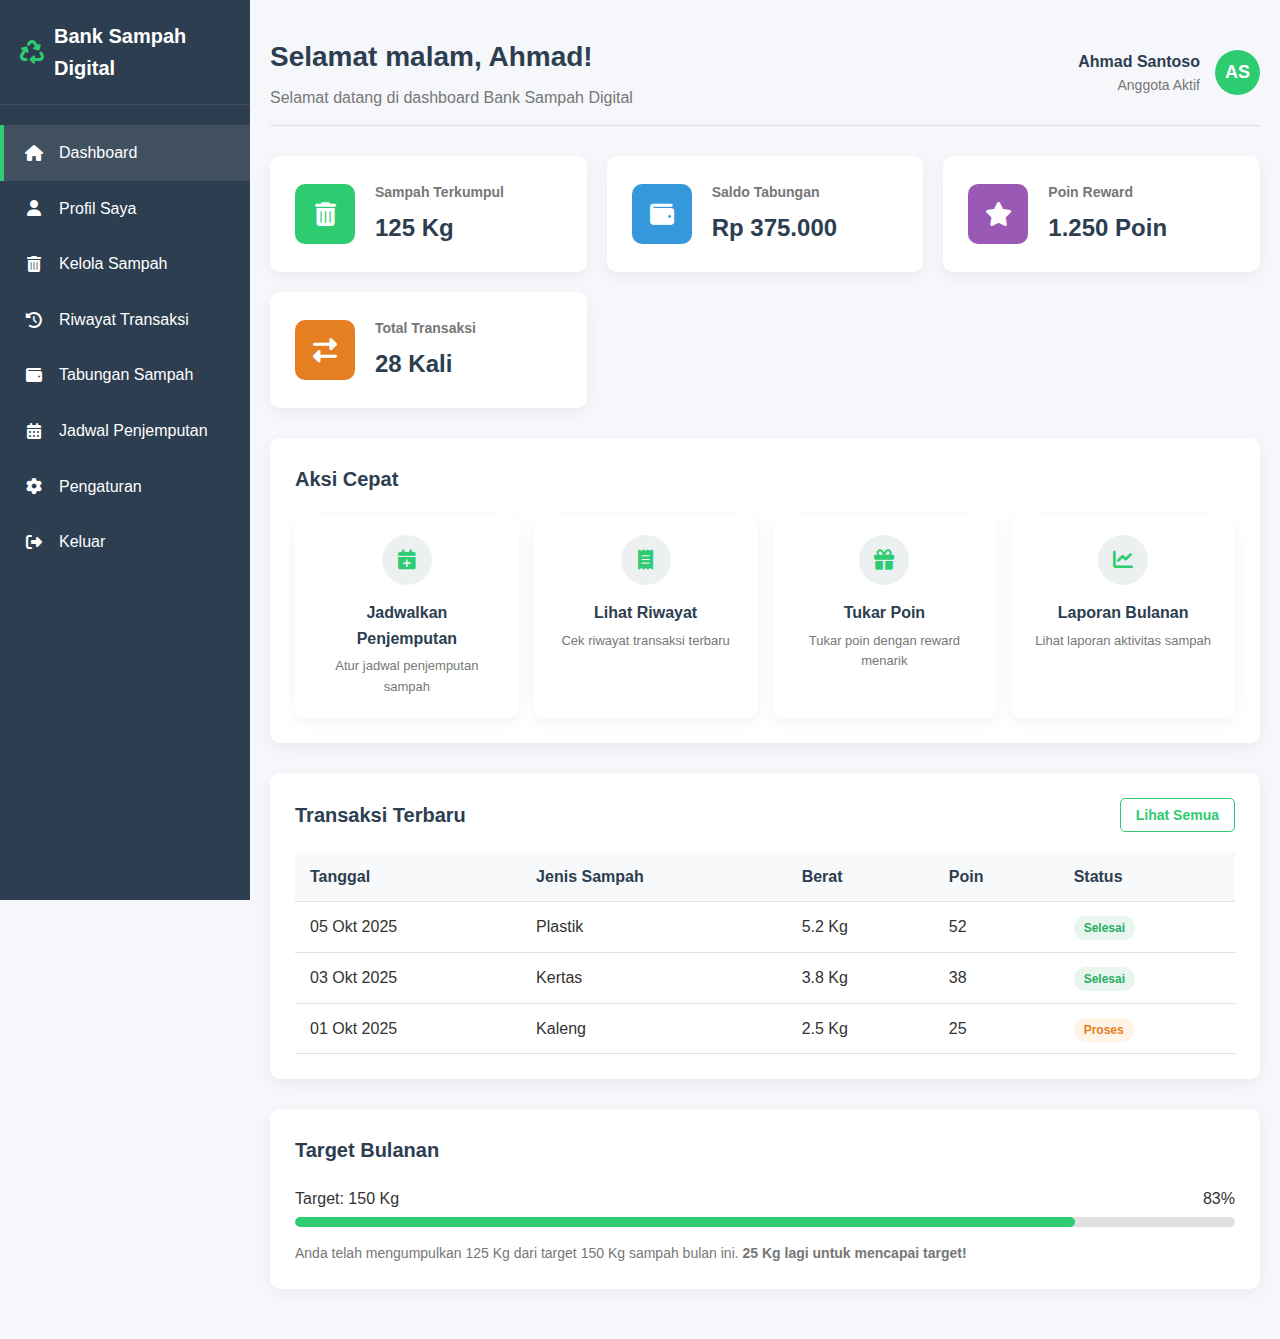
<file: frontend/index.html>
<!DOCTYPE html>
<html lang="id">
<head>
    <meta charset="UTF-8">
    <meta name="viewport" content="width=device-width, initial-scale=1.0">
    <title>Dashboard - Bank Sampah Digital</title>
    <link rel="stylesheet" href="https://cdnjs.cloudflare.com/ajax/libs/font-awesome/6.4.0/css/all.min.css">
    <style>
        * {
            margin: 0;
            padding: 0;
            box-sizing: border-box;
            font-family: 'Segoe UI', Tahoma, Geneva, Verdana, sans-serif;
        }

        :root {
            --primary: #2ecc71;
            --secondary: #27ae60;
            --dark: #2c3e50;
            --light: #ecf0f1;
            --accent: #e74c3c;
            --sidebar-width: 250px;
        }

        body {
            background-color: #f5f7fa;
            color: #333;
            line-height: 1.6;
            display: flex;
            min-height: 100vh;
        }

        .container {
            display: flex;
            width: 100%;
        }

        /* Sidebar Styles */
        .sidebar {
            width: var(--sidebar-width);
            background-color: var(--dark);
            color: white;
            height: 100vh;
            position: fixed;
            transition: all 0.3s;
            z-index: 1000;
        }

        .sidebar-header {
            padding: 20px;
            display: flex;
            align-items: center;
            gap: 10px;
            border-bottom: 1px solid rgba(255, 255, 255, 0.1);
        }

        .sidebar-header i {
            font-size: 24px;
            color: var(--primary);
        }

        .sidebar-header h2 {
            font-size: 20px;
        }

        .sidebar-menu {
            padding: 20px 0;
        }

        .menu-item {
            padding: 15px 20px;
            display: flex;
            align-items: center;
            gap: 15px;
            cursor: pointer;
            transition: background-color 0.3s;
            text-decoration: none;
            color: white;
            border-left: 4px solid transparent;
        }

        .menu-item:hover, .menu-item.active {
            background-color: rgba(255, 255, 255, 0.1);
        }

        .menu-item i {
            width: 20px;
            text-align: center;
        }

        .menu-item.active {
            border-left: 4px solid var(--primary);
        }

        /* Main Content */
        .main-content {
            flex: 1;
            margin-left: var(--sidebar-width);
            padding: 20px;
            transition: all 0.3s;
        }

        .top-bar {
            display: flex;
            justify-content: space-between;
            align-items: center;
            padding: 15px 0;
            margin-bottom: 30px;
            border-bottom: 1px solid #e0e0e0;
        }

        .page-title h1 {
            font-size: 28px;
            color: var(--dark);
        }

        .page-title p {
            color: #777;
            margin-top: 5px;
        }

        .user-info {
            display: flex;
            align-items: center;
            gap: 15px;
        }

        .user-avatar {
            width: 45px;
            height: 45px;
            border-radius: 50%;
            background-color: var(--primary);
            display: flex;
            align-items: center;
            justify-content: center;
            color: white;
            font-weight: bold;
            font-size: 18px;
        }

        .user-details {
            text-align: right;
        }

        .user-name {
            font-weight: 600;
            color: var(--dark);
        }

        .user-role {
            font-size: 14px;
            color: #777;
        }

        /* Dashboard Stats */
        .stats-grid {
            display: grid;
            grid-template-columns: repeat(auto-fit, minmax(240px, 1fr));
            gap: 20px;
            margin-bottom: 30px;
        }

        .stat-card {
            background-color: white;
            border-radius: 10px;
            padding: 25px;
            box-shadow: 0 5px 15px rgba(0, 0, 0, 0.05);
            display: flex;
            align-items: center;
            gap: 20px;
            transition: transform 0.3s;
        }

        .stat-card:hover {
            transform: translateY(-5px);
        }

        .stat-icon {
            width: 60px;
            height: 60px;
            border-radius: 10px;
            display: flex;
            align-items: center;
            justify-content: center;
            font-size: 24px;
            color: white;
        }

        .stat-icon.sampah {
            background-color: var(--primary);
        }

        .stat-icon.saldo {
            background-color: #3498db;
        }

        .stat-icon.poin {
            background-color: #9b59b6;
        }

        .stat-icon.transaksi {
            background-color: #e67e22;
        }

        .stat-info h3 {
            font-size: 14px;
            color: #777;
            margin-bottom: 5px;
        }

        .stat-value {
            font-size: 24px;
            font-weight: bold;
            color: var(--dark);
        }

        /* Content Sections */
        .content-section {
            background-color: white;
            border-radius: 10px;
            padding: 25px;
            box-shadow: 0 5px 15px rgba(0, 0, 0, 0.05);
            margin-bottom: 30px;
        }

        .section-header {
            display: flex;
            justify-content: space-between;
            align-items: center;
            margin-bottom: 20px;
        }

        .section-title {
            font-size: 20px;
            color: var(--dark);
        }

        .btn {
            padding: 8px 15px;
            border-radius: 5px;
            font-weight: 600;
            cursor: pointer;
            transition: all 0.3s;
            border: none;
            font-size: 14px;
        }

        .btn-primary {
            background-color: var(--primary);
            color: white;
        }

        .btn-primary:hover {
            background-color: var(--secondary);
        }

        .btn-outline {
            background-color: transparent;
            border: 1px solid var(--primary);
            color: var(--primary);
        }

        .btn-outline:hover {
            background-color: var(--primary);
            color: white;
        }

        /* Tables */
        .table-responsive {
            overflow-x: auto;
        }

        table {
            width: 100%;
            border-collapse: collapse;
        }

        th, td {
            padding: 12px 15px;
            text-align: left;
            border-bottom: 1px solid #e0e0e0;
        }

        th {
            background-color: #f8f9fa;
            color: var(--dark);
            font-weight: 600;
        }

        tr:hover {
            background-color: #f8f9fa;
        }

        .status {
            padding: 5px 10px;
            border-radius: 20px;
            font-size: 12px;
            font-weight: 600;
        }

        .status.selesai {
            background-color: #e8f6ef;
            color: var(--secondary);
        }

        .status.proses {
            background-color: #fff4e6;
            color: #e67e22;
        }

        .status.dijadwalkan {
            background-color: #e6f2ff;
            color: #3498db;
        }

        /* Progress Bar */
        .progress-container {
            margin-top: 10px;
        }

        .progress-label {
            display: flex;
            justify-content: space-between;
            margin-bottom: 5px;
        }

        .progress-bar {
            height: 10px;
            background-color: #e0e0e0;
            border-radius: 5px;
            overflow: hidden;
        }

        .progress-fill {
            height: 100%;
            background-color: var(--primary);
            border-radius: 5px;
        }

        /* Quick Actions */
        .quick-actions {
            display: grid;
            grid-template-columns: repeat(auto-fit, minmax(200px, 1fr));
            gap: 15px;
        }

        .action-card {
            background-color: white;
            border-radius: 10px;
            padding: 20px;
            text-align: center;
            box-shadow: 0 5px 15px rgba(0, 0, 0, 0.05);
            cursor: pointer;
            transition: all 0.3s;
        }

        .action-card:hover {
            transform: translateY(-5px);
            box-shadow: 0 10px 20px rgba(0, 0, 0, 0.1);
        }

        .action-icon {
            width: 50px;
            height: 50px;
            border-radius: 50%;
            background-color: var(--light);
            display: flex;
            align-items: center;
            justify-content: center;
            margin: 0 auto 15px;
            font-size: 20px;
            color: var(--primary);
        }

        .action-card h3 {
            font-size: 16px;
            color: var(--dark);
            margin-bottom: 5px;
        }

        .action-card p {
            font-size: 13px;
            color: #777;
        }

        /* Page Content */
        .page-content {
            display: none;
        }

        .page-content.active {
            display: inline;
        }

        /* Form Styles */
        .form-group {
            margin-bottom: 20px;
        }

        .form-label {
            display: block;
            margin-bottom: 8px;
            font-weight: 600;
            color: var(--dark);
        }

        .form-control {
            width: 100%;
            padding: 10px 15px;
            border: 1px solid #ddd;
            border-radius: 5px;
            font-size: 16px;
            transition: border-color 0.3s;
        }

        .form-control:focus {
            border-color: var(--primary);
            outline: none;
        }

        /* Profile Styles */
        .profile-header {
            display: flex;
            align-items: center;
            gap: 20px;
            margin-bottom: 30px;
        }

        .profile-avatar {
            width: 100px;
            height: 100px;
            border-radius: 50%;
            background-color: var(--primary);
            display: flex;
            align-items: center;
            justify-content: center;
            color: white;
            font-weight: bold;
            font-size: 36px;
        }

        .profile-info h2 {
            font-size: 24px;
            color: var(--dark);
            margin-bottom: 5px;
        }

        .profile-info p {
            color: #777;
        }

        /* Mobile Menu Toggle */
        .mobile-toggle {
            display: none;
            font-size: 24px;
            cursor: pointer;
            color: var(--dark);
        }

        /* Responsive Styles */
        @media (max-width: 992px) {
            .sidebar {
                width: 70px;
                overflow: hidden;
            }
            
            .sidebar-header h2, .menu-item span {
                display: none;
            }
            
            .main-content {
                margin-left: 70px;
            }
            
            .sidebar:hover {
                width: var(--sidebar-width);
            }
            
            .sidebar:hover .sidebar-header h2,
            .sidebar:hover .menu-item span {
                display: block;
            }
        }

        @media (max-width: 768px) {
            .sidebar {
                width: 0;
            }
            
            .main-content {
                margin-left: 0;
            }
            
            .mobile-toggle {
                display: block;
            }
            
            .sidebar.active {
                width: var(--sidebar-width);
            }
            
            .stats-grid {
                grid-template-columns: 1fr;
            }
            
            .top-bar {
                flex-direction: column;
                align-items: flex-start;
                gap: 15px;
            }
            
            .user-info {
                align-self: flex-end;
            }
        }

        @media (max-width: 576px) {
            .main-content {
                padding: 15px;
            }
            
            .content-section {
                padding: 15px;
            }
            
            .stat-card {
                padding: 15px;
            }
            
            .quick-actions {
                grid-template-columns: 1fr;
            }
            
            .profile-header {
                flex-direction: column;
                text-align: center;
            }
        }
    </style>
</head>
<body>
    <div class="container">
        <!-- Sidebar -->
        <div class="sidebar" id="sidebar">
            <div class="sidebar-header">
                <i class="fas fa-recycle"></i>
                <h2>Bank Sampah Digital</h2>
            </div>
            <div class="sidebar-menu">
                <a href="#" class="menu-item active" data-page="dashboard">
                    <i class="fas fa-home"></i>
                    <span>Dashboard</span>
                </a>
                <a href="#" class="menu-item" data-page="profile">
                    <i class="fas fa-user"></i>
                    <span>Profil Saya</span>
                </a>
                <a href="#" class="menu-item" data-page="sampah">
                    <i class="fas fa-trash-alt"></i>
                    <span>Kelola Sampah</span>
                </a>
                <a href="#" class="menu-item" data-page="riwayat">
                    <i class="fas fa-history"></i>
                    <span>Riwayat Transaksi</span>
                </a>
                <a href="#" class="menu-item" data-page="tabungan">
                    <i class="fas fa-wallet"></i>
                    <span>Tabungan Sampah</span>
                </a>
                <a href="#" class="menu-item" data-page="jadwal">
                    <i class="fas fa-calendar-alt"></i>
                    <span>Jadwal Penjemputan</span>
                </a>
                <a href="#" class="menu-item" data-page="pengaturan">
                    <i class="fas fa-cog"></i>
                    <span>Pengaturan</span>
                </a>
                <a href="#" class="menu-item" data-page="logout">
                    <i class="fas fa-sign-out-alt"></i>
                    <span>Keluar</span>
                </a>
            </div>
        </div>

        <!-- Main Content -->
        <div class="main-content">
            <div class="top-bar">
                <div class="page-title">
                    <h1>Dashboard</h1>
                    <p>Selamat datang di dashboard Bank Sampah Digital</p>
                </div>
                <div class="user-info">
                    <div class="user-details">
                        <div class="user-name">Ahmad Santoso</div>
                        <div class="user-role">Anggota Aktif</div>
                    </div>
                    <div class="user-avatar">AS</div>
                    <div class="mobile-toggle" id="mobileToggle">
                        <i class="fas fa-bars"></i>
                    </div>
                </div>
            </div>

            <!-- Dashboard Page -->
            <div class="page-content active" id="dashboard-page">
                <!-- Stats Section -->
                <div class="stats-grid">
                    <div class="stat-card">
                        <div class="stat-icon sampah">
                            <i class="fas fa-trash-alt"></i>
                        </div>
                        <div class="stat-info">
                            <h3>Sampah Terkumpul</h3>
                            <div class="stat-value">125 Kg</div>
                        </div>
                    </div>
                    <div class="stat-card">
                        <div class="stat-icon saldo">
                            <i class="fas fa-wallet"></i>
                        </div>
                        <div class="stat-info">
                            <h3>Saldo Tabungan</h3>
                            <div class="stat-value">Rp 375.000</div>
                        </div>
                    </div>
                    <div class="stat-card">
                        <div class="stat-icon poin">
                            <i class="fas fa-star"></i>
                        </div>
                        <div class="stat-info">
                            <h3>Poin Reward</h3>
                            <div class="stat-value">1.250 Poin</div>
                        </div>
                    </div>
                    <div class="stat-card">
                        <div class="stat-icon transaksi">
                            <i class="fas fa-exchange-alt"></i>
                        </div>
                        <div class="stat-info">
                            <h3>Total Transaksi</h3>
                            <div class="stat-value">28 Kali</div>
                        </div>
                    </div>
                </div>

                <!-- Quick Actions -->
                <div class="content-section">
                    <div class="section-header">
                        <h2 class="section-title">Aksi Cepat</h2>
                    </div>
                    <div class="quick-actions">
                        <div class="action-card">
                            <div class="action-icon">
                                <i class="fas fa-calendar-plus"></i>
                            </div>
                            <h3>Jadwalkan Penjemputan</h3>
                            <p>Atur jadwal penjemputan sampah</p>
                        </div>
                        <div class="action-card">
                            <div class="action-icon">
                                <i class="fas fa-receipt"></i>
                            </div>
                            <h3>Lihat Riwayat</h3>
                            <p>Cek riwayat transaksi terbaru</p>
                        </div>
                        <div class="action-card">
                            <div class="action-icon">
                                <i class="fas fa-gift"></i>
                            </div>
                            <h3>Tukar Poin</h3>
                            <p>Tukar poin dengan reward menarik</p>
                        </div>
                        <div class="action-card">
                            <div class="action-icon">
                                <i class="fas fa-chart-line"></i>
                            </div>
                            <h3>Laporan Bulanan</h3>
                            <p>Lihat laporan aktivitas sampah</p>
                        </div>
                    </div>
                </div>

                <!-- Recent Transactions -->
                <div class="content-section">
                    <div class="section-header">
                        <h2 class="section-title">Transaksi Terbaru</h2>
                        <button class="btn btn-outline">Lihat Semua</button>
                    </div>
                    <div class="table-responsive">
                        <table>
                            <thead>
                                <tr>
                                    <th>Tanggal</th>
                                    <th>Jenis Sampah</th>
                                    <th>Berat</th>
                                    <th>Poin</th>
                                    <th>Status</th>
                                </tr>
                            </thead>
                            <tbody>
                                <tr>
                                    <td>05 Okt 2025</td>
                                    <td>Plastik</td>
                                    <td>5.2 Kg</td>
                                    <td>52</td>
                                    <td><span class="status selesai">Selesai</span></td>
                                </tr>
                                <tr>
                                    <td>03 Okt 2025</td>
                                    <td>Kertas</td>
                                    <td>3.8 Kg</td>
                                    <td>38</td>
                                    <td><span class="status selesai">Selesai</span></td>
                                </tr>
                                <tr>
                                    <td>01 Okt 2025</td>
                                    <td>Kaleng</td>
                                    <td>2.5 Kg</td>
                                    <td>25</td>
                                    <td><span class="status proses">Proses</span></td>
                                </tr>
                            </tbody>
                        </table>
                    </div>
                </div>

                <!-- Progress Section -->
                <div class="content-section">
                    <div class="section-header">
                        <h2 class="section-title">Target Bulanan</h2>
                    </div>
                    <div class="progress-container">
                        <div class="progress-label">
                            <span>Target: 150 Kg</span>
                            <span>83%</span>
                        </div>
                        <div class="progress-bar">
                            <div class="progress-fill" style="width: 83%"></div>
                        </div>
                    </div>
                    <p style="margin-top: 15px; color: #777; font-size: 14px;">
                        Anda telah mengumpulkan 125 Kg dari target 150 Kg sampah bulan ini. 
                        <strong>25 Kg lagi untuk mencapai target!</strong>
                    </p>
                </div>
            </div>

            <!-- Profile Page -->
            <div class="page-content" id="profile-page">
                <div class="content-section">
                    <div class="profile-header">
                        <div class="profile-avatar">AS</div>
                        <div class="profile-info">
                            <h2>Ahmad Santoso</h2>
                            <p>Anggota Aktif sejak Januari 2024</p>
                        </div>
                    </div>

                    <div class="section-header">
                        <h2 class="section-title">Informasi Pribadi</h2>
                        <button class="btn btn-primary">Edit Profil</button>
                    </div>

                    <div class="form-group">
                        <label class="form-label">Nama Lengkap</label>
                        <input type="text" class="form-control" value="Ahmad Santoso" readonly>
                    </div>

                    <div class="form-group">
                        <label class="form-label">Email</label>
                        <input type="email" class="form-control" value="ahmad.santoso@email.com" readonly>
                    </div>

                    <div class="form-group">
                        <label class="form-label">Nomor Telepon</label>
                        <input type="text" class="form-control" value="081234567890" readonly>
                    </div>

                    <div class="form-group">
                        <label class="form-label">Alamat</label>
                        <textarea class="form-control" rows="3" readonly>Jl. Merdeka No. 123, Jakarta Pusat</textarea>
                    </div>
                </div>

                <div class="content-section">
                    <div class="section-header">
                        <h2 class="section-title">Statistik Sampah</h2>
                    </div>
                    <div class="stats-grid">
                        <div class="stat-card">
                            <div class="stat-icon sampah">
                                <i class="fas fa-trash-alt"></i>
                            </div>
                            <div class="stat-info">
                                <h3>Total Sampah</h3>
                                <div class="stat-value">542 Kg</div>
                            </div>
                        </div>
                        <div class="stat-card">
                            <div class="stat-icon saldo">
                                <i class="fas fa-wallet"></i>
                            </div>
                            <div class="stat-info">
                                <h3>Total Tabungan</h3>
                                <div class="stat-value">Rp 1.625.000</div>
                            </div>
                        </div>
                        <div class="stat-card">
                            <div class="stat-icon poin">
                                <i class="fas fa-star"></i>
                            </div>
                            <div class="stat-info">
                                <h3>Poin Tertukar</h3>
                                <div class="stat-value">750 Poin</div>
                            </div>
                        </div>
                    </div>
                </div>
            </div>

            <!-- Kelola Sampah Page -->
            <div class="page-content" id="sampah-page">
                <div class="content-section">
                    <div class="section-header">
                        <h2 class="section-title">Kelola Sampah</h2>
                        <button class="btn btn-primary">Tambah Sampah</button>
                    </div>
                    <p>Kelola sampah yang akan Anda setorkan ke Bank Sampah Digital.</p>
                    
                    <div class="quick-actions" style="margin-top: 20px;">
                        <div class="action-card">
                            <div class="action-icon">
                                <i class="fas fa-box"></i>
                            </div>
                            <h3>Kategori Sampah</h3>
                            <p>Lihat jenis sampah yang dapat disetor</p>
                        </div>
                        <div class="action-card">
                            <div class="action-icon">
                                <i class="fas fa-weight-hanging"></i>
                            </div>
                            <h3>Timbang Sampah</h3>
                            <p>Catat berat sampah yang akan disetor</p>
                        </div>
                        <div class="action-card">
                            <div class="action-icon">
                                <i class="fas fa-tags"></i>
                            </div>
                            <h3>Nilai Sampah</h3>
                            <p>Lihat perkiraan nilai sampah Anda</p>
                        </div>
                    </div>
                </div>

                <div class="content-section">
                    <div class="section-header">
                        <h2 class="section-title">Sampah Saat Ini</h2>
                    </div>
                    <div class="table-responsive">
                        <table>
                            <thead>
                                <tr>
                                    <th>Jenis Sampah</th>
                                    <th>Berat</th>
                                    <th>Perkiraan Nilai</th>
                                    <th>Status</th>
                                    <th>Aksi</th>
                                </tr>
                            </thead>
                            <tbody>
                                <tr>
                                    <td>Plastik PET</td>
                                    <td>3.5 Kg</td>
                                    <td>Rp 10.500</td>
                                    <td><span class="status dijadwalkan">Menunggu</span></td>
                                    <td>
                                        <button class="btn btn-outline" style="padding: 5px 10px; font-size: 12px;">Edit</button>
                                    </td>
                                </tr>
                                <tr>
                                    <td>Kertas</td>
                                    <td>2.1 Kg</td>
                                    <td>Rp 6.300</td>
                                    <td><span class="status dijadwalkan">Menunggu</span></td>
                                    <td>
                                        <button class="btn btn-outline" style="padding: 5px 10px; font-size: 12px;">Edit</button>
                                    </td>
                                </tr>
                            </tbody>
                        </table>
                    </div>
                </div>
            </div>

            <!-- Riwayat Transaksi Page -->
            <div class="page-content" id="riwayat-page">
                <div class="content-section">
                    <div class="section-header">
                        <h2 class="section-title">Riwayat Transaksi</h2>
                        <div>
                            <button class="btn btn-outline">Filter</button>
                            <button class="btn btn-primary">Unduh Laporan</button>
                        </div>
                    </div>
                    
                    <div class="table-responsive">
                        <table>
                            <thead>
                                <tr>
                                    <th>Tanggal</th>
                                    <th>Jenis Sampah</th>
                                    <th>Berat</th>
                                    <th>Nilai</th>
                                    <th>Poin</th>
                                    <th>Status</th>
                                </tr>
                            </thead>
                            <tbody>
                                <tr>
                                    <td>10 Sep 2025</td>
                                    <td>Botol Plastik</td>
                                    <td>4.2 Kg</td>
                                    <td>Rp 12.600</td>
                                    <td>42</td>
                                    <td><span class="status selesai">Selesai</span></td>
                                </tr>
                                <tr>
                                    <td>05 Sep 2025</td>
                                    <td>Kardus</td>
                                    <td>6.8 Kg</td>
                                    <td>Rp 20.400</td>
                                    <td>68</td>
                                    <td><span class="status selesai">Selesai</span></td>
                                </tr>
                                <tr>
                                    <td>28 Agu 2025</td>
                                    <td>Kaleng Aluminium</td>
                                    <td>3.1 Kg</td>
                                    <td>Rp 15.500</td>
                                    <td>31</td>
                                    <td><span class="status selesai">Selesai</span></td>
                                </tr>
                                <tr>
                                    <td>15 Agu 2025</td>
                                    <td>Kertas Campur</td>
                                    <td>5.5 Kg</td>
                                    <td>Rp 16.500</td>
                                    <td>55</td>
                                    <td><span class="status selesai">Selesai</span></td>
                                </tr>
                            </tbody>
                        </table>
                    </div>
                </div>
            </div>

            <!-- Add more page content for other menu items as needed -->
            
            <!-- Placeholder for other pages -->
            <div class="page-content" id="tabungan-page">
                <div class="content-section">
                    <h2 class="section-title">Tabungan Sampah</h2>
                    <p>Halaman tabungan sampah akan ditampilkan di sini.</p>
                </div>
            </div>
            
            <!-- <div class="page-content" id="reward-page">
                <div class="content-section">
                    <h2 class="section-title">Reward & Hadiah</h2>
                    <p>Halaman reward dan hadiah akan ditampilkan di sini.</p>
                </div>
            </div> -->
            
            <div class="page-content" id="jadwal-page">
                <div class="content-section">
                    <h2 class="section-title">Jadwal Penjemputan</h2>
                    <p>Halaman jadwal penjemputan akan ditampilkan di sini.</p>
                </div>
            </div>
            
            <div class="page-content" id="pengaturan-page">
                <div class="content-section">
                    <h2 class="section-title">Pengaturan</h2>
                    <p>Halaman pengaturan akan ditampilkan di sini.</p>
                </div>
            </div>
            
            <div class="page-content" id="logout-page">
                <div class="content-section">
                    <h2 class="section-title">Konfirmasi Keluar</h2>
                    <p>Apakah Anda yakin ingin keluar dari akun Anda?</p>
                    <div style="margin-top: 20px;">
                        <button class="btn btn-primary" id="confirmLogout">Ya, Keluar</button>
                        <button class="btn btn-outline" id="cancelLogout">Batal</button>
                    </div>
                </div>
            </div>
        </div>
    </div>

    <script>
        // Mobile sidebar toggle
        document.getElementById('mobileToggle').addEventListener('click', function() {
            document.getElementById('sidebar').classList.toggle('active');
        });

        // Navigation system
        const menuItems = document.querySelectorAll('.menu-item');
        const pageContents = document.querySelectorAll('.page-content');
        
        menuItems.forEach(item => {
            item.addEventListener('click', function(e) {
                e.preventDefault();
                
                // Get the target page from data attribute
                const targetPage = this.getAttribute('data-page');
                
                // Handle logout separately
                if (targetPage === 'logout') {
                    showPage('logout-page');
                    // Update active menu
                    menuItems.forEach(i => i.classList.remove('active'));
                    this.classList.add('active');
                    return;
                }
                
                // Update active menu
                menuItems.forEach(i => i.classList.remove('active'));
                this.classList.add('active');
                
                // Show the target page
                showPage(`${targetPage}-page`);
                
                // Update page title based on active page
                updatePageTitle(this.querySelector('span').textContent);
                
                // Close sidebar on mobile after selection
                if (window.innerWidth <= 768) {
                    document.getElementById('sidebar').classList.remove('active');
                }
            });
        });
        
        function showPage(pageId) {
            // Hide all pages
            pageContents.forEach(page => {
                page.classList.remove('active');
            });
            
            // Show the target page
            document.getElementById(pageId).classList.add('active');
        }
        
        function updatePageTitle(pageName) {
            const pageTitle = document.querySelector('.page-title h1');
            const pageSubtitle = document.querySelector('.page-title p');
            
            pageTitle.textContent = pageName;
            
            // Update subtitle based on page
            switch(pageName) {
                case 'Dashboard':
                    pageSubtitle.textContent = 'Selamat datang di dashboard Bank Sampah Digital';
                    break;
                case 'Profil Saya':
                    pageSubtitle.textContent = 'Kelola informasi profil Anda';
                    break;
                case 'Kelola Sampah':
                    pageSubtitle.textContent = 'Kelola sampah yang akan disetor';
                    break;
                case 'Riwayat Transaksi':
                    pageSubtitle.textContent = 'Lihat riwayat transaksi sampah Anda';
                    break;
                default:
                    pageSubtitle.textContent = `Halaman ${pageName}`;
            }
        }

        // Logout functionality
        document.getElementById('confirmLogout').addEventListener('click', function() {
            alert('Anda telah berhasil keluar. Anda akan diarahkan ke halaman login.');
            // In a real application, you would redirect to login page
            // window.location.href = 'login.html';
        });
        
        document.getElementById('cancelLogout').addEventListener('click', function() {
            // Go back to dashboard
            menuItems.forEach(i => i.classList.remove('active'));
            document.querySelector('[data-page="dashboard"]').classList.add('active');
            showPage('dashboard-page');
            updatePageTitle('Dashboard');
        });

        // Quick action cards functionality
        const actionCards = document.querySelectorAll('.action-card');
        actionCards.forEach(card => {
            card.addEventListener('click', function() {
                const title = this.querySelector('h3').textContent;
                alert(`Anda memilih: ${title}`);
            });
        });

        // Update greeting based on time of day
        window.addEventListener('DOMContentLoaded', function() {
            const hour = new Date().getHours();
            let greeting = "Selamat datang";
            
            if (hour < 12) greeting = "Selamat pagi";
            else if (hour < 15) greeting = "Selamat siang";
            else if (hour < 19) greeting = "Selamat sore";
            else greeting = "Selamat malam";
            
            // Only update if we're on dashboard
            if (document.getElementById('dashboard-page').classList.contains('active')) {
                document.querySelector('.page-title h1').textContent = `${greeting}, Ahmad!`;
            }
        });
    </script>
</body>
</html>
</file>
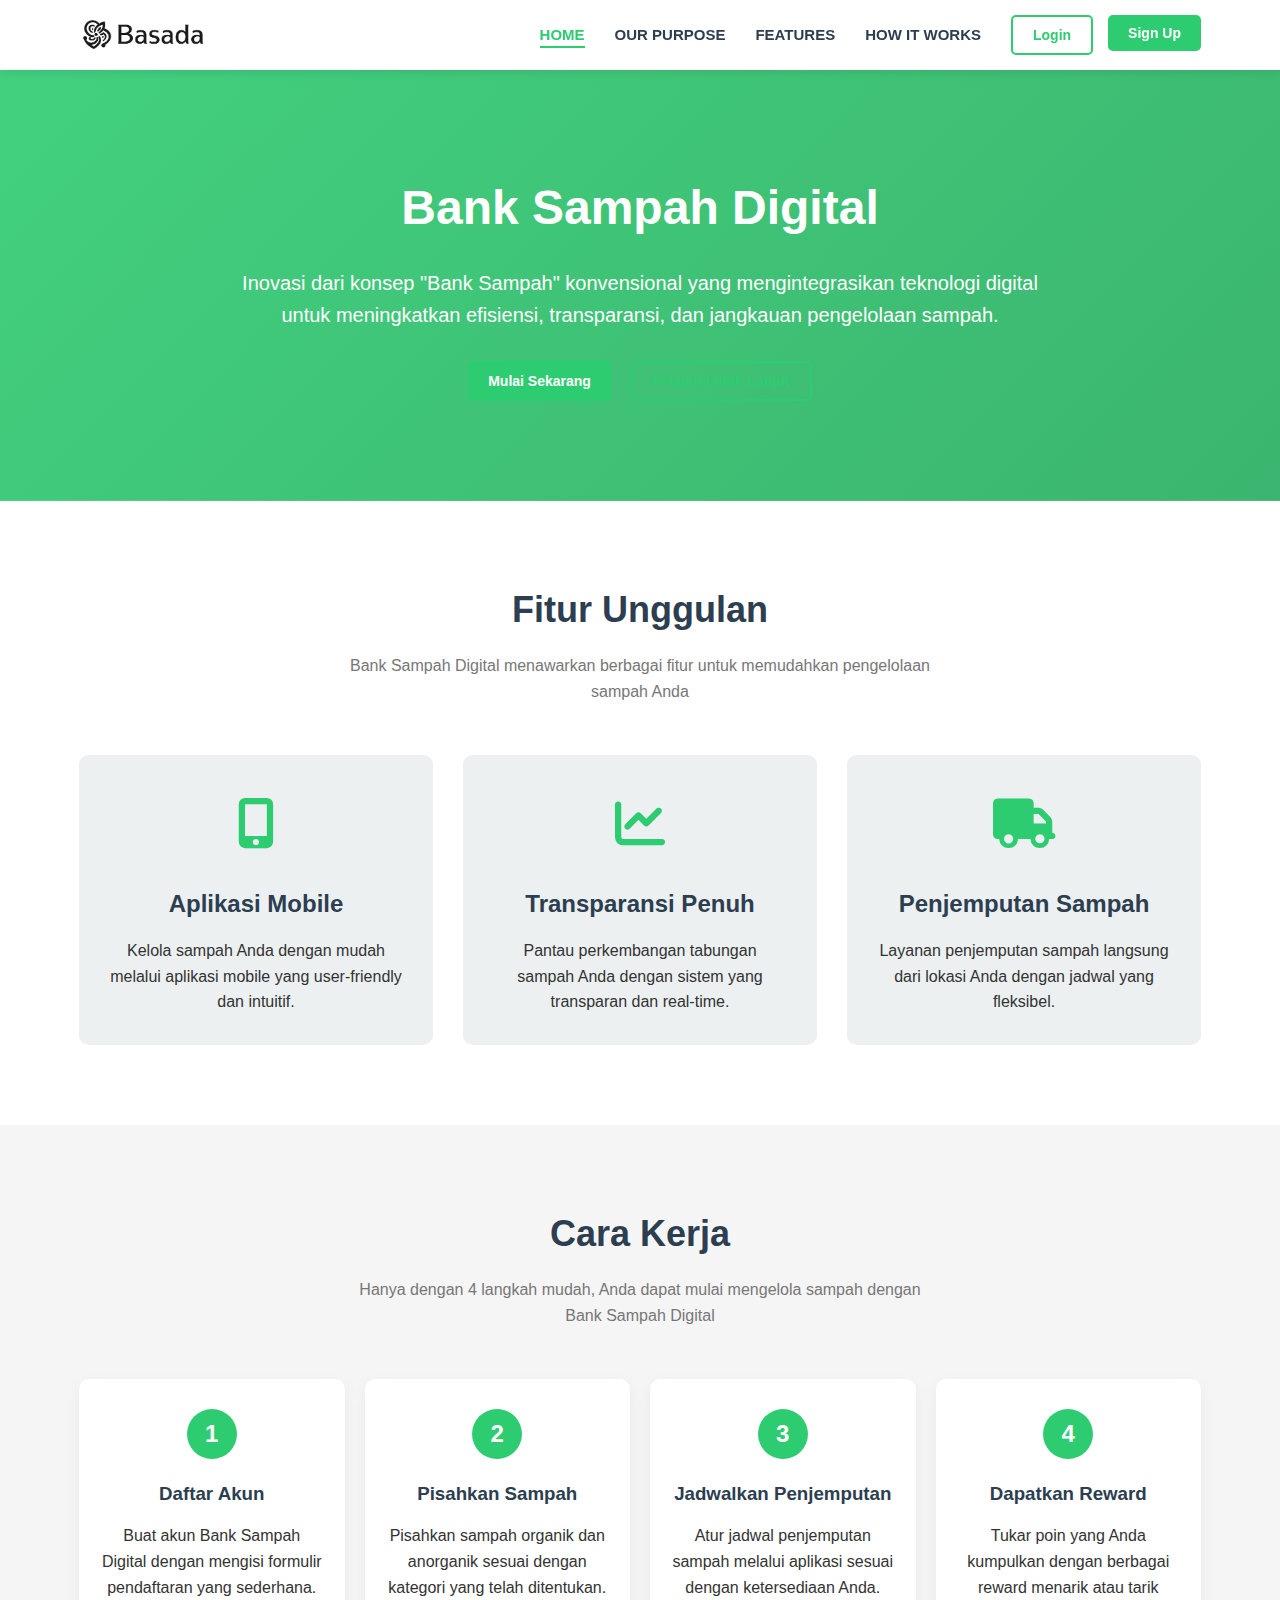
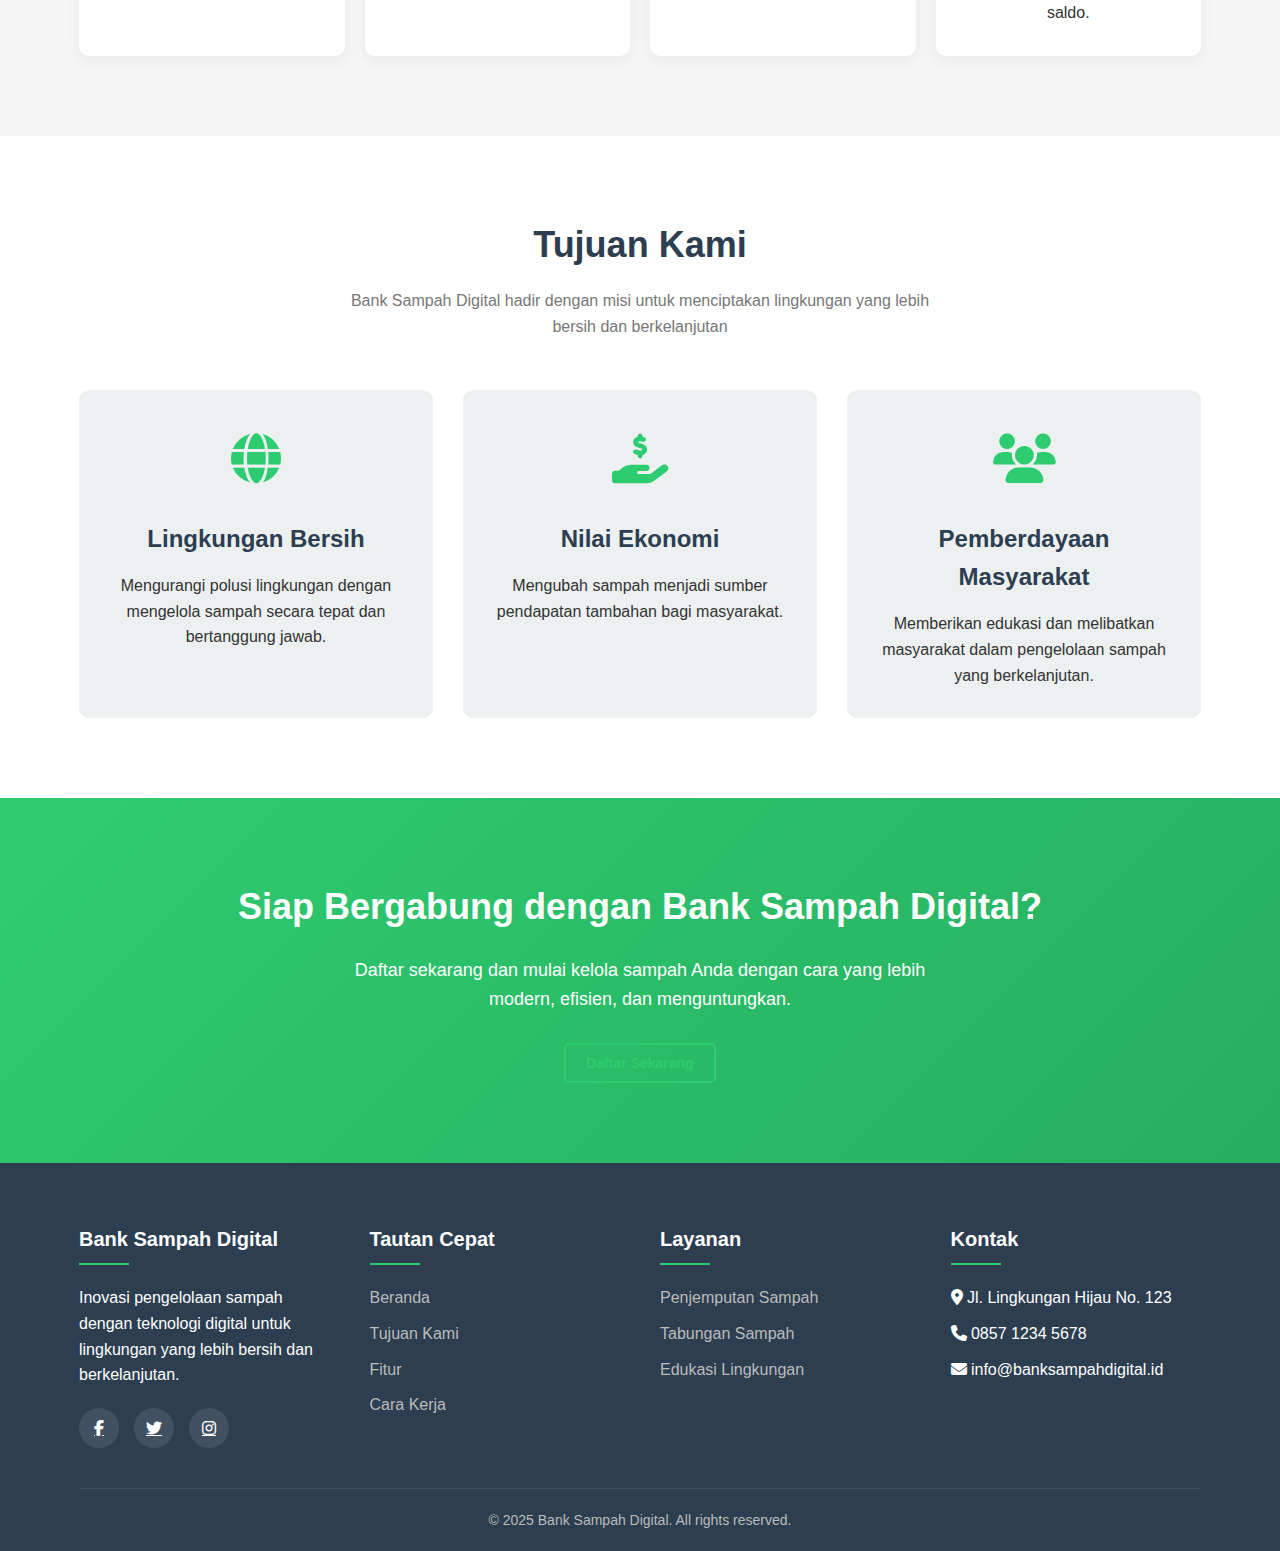
<file: frontend/index2.html>
<!DOCTYPE html>
<html lang="id">
<head>
    <meta charset="UTF-8">
    <meta name="viewport" content="width=device-width, initial-scale=1.0">
    <title>Bank Sampah Digital</title>
    <link rel="stylesheet" href="halaman.css">
    <link rel="stylesheet" href="https://cdnjs.cloudflare.com/ajax/libs/font-awesome/6.4.0/css/all.min.css">
</head>
<body>
    <style>
            * {
            margin: 0;
            padding: 0;
            box-sizing: border-box;
            font-family: 'Segoe UI', Tahoma, Geneva, Verdana, sans-serif;
        }

        :root {
            --primary: #2ecc71;
            --secondary: #27ae60;
            --dark: #2c3e50;
            --light: #ecf0f1;
            --accent: #e74c3c;
        }

        body {
            background-color: #f9f9f9;
            color: #333;
            line-height: 1.6;
        }

        .container {
            width: 90%;
            max-width: 1200px;
            margin: 0 auto;
            padding: 0 15px;
        }

        /* Header Styles */
        header {
            background-color: white;
            box-shadow: 0 2px 10px rgba(0, 0, 0, 0.1);
            position: sticky;
            top: 0;
            z-index: 1000;
        }

        .navbar {
            display: flex;
            justify-content: space-between;
            align-items: center;
            padding: 15px 0;
        }

        .logo {
            display: flex;
            align-items: center;
        }

        .logo img {
            height: 40px;
            width: auto;
            object-fit: contain;
        }

        .nav-links {
            display: flex;
            list-style: none;
            gap: 30px;
            align-items: center;
        }

        .nav-links a {
            text-decoration: none;
            color: var(--dark);
            font-weight: 600;
            transition: color 0.3s;
            position: relative;
            font-size: 15px;
        }

        .nav-links a:hover {
            color: var(--primary);
        }

        .nav-links a.active {
            color: var(--primary);
        }

        .nav-links a.active::after {
            content: '';
            position: absolute;
            bottom: -5px;
            left: 0;
            width: 100%;
            height: 2px;
            background-color: var(--primary);
        }

        .auth-buttons {
            display: flex;
            gap: 15px;
        }

        .btn {
            padding: 10px 20px;
            border-radius: 5px;
            font-weight: 600;
            cursor: pointer;
            transition: all 0.3s;
            border: none;
            font-size: 14px;
        }

        .btn-primary {
            background-color: var(--primary);
            color: white;
        }

        .btn-primary:hover {
            background-color: var(--secondary);
        }

        .btn-outline {
            background-color: transparent;
            border: 2px solid var(--primary);
            color: var(--primary);
        }

        .btn-outline:hover {
            background-color: var(--primary);
            color: white;
        }

        .mobile-menu {
            display: none;
            font-size: 24px;
            cursor: pointer;
        }

        /* Hero Section */
        .hero {
            background: linear-gradient(135deg, rgba(46, 204, 113, 0.9), rgba(39, 174, 96, 0.9)), url('https://images.unsplash.com/photo-1542601906990-b4d3fb778b09?ixlib=rb-4.0.3&auto=format&fit=crop&w=1474&q=80');
            background-size: cover;
            background-position: center;
            color: white;
            padding: 100px 0;
            text-align: center;
        }

        .hero-content {
            max-width: 800px;
            margin: 0 auto;
        }

        .hero h2 {
            font-size: 48px;
            margin-bottom: 20px;
        }

        .hero p {
            font-size: 20px;
            margin-bottom: 30px;
        }

        .hero-buttons {
            display: flex;
            justify-content: center;
            gap: 20px;
            margin-top: 30px;
        }

        /* Features Section */
        .features {
            padding: 80px 0;
            background-color: white;
        }

        .section-title {
            text-align: center;
            margin-bottom: 50px;
        }

        .section-title h2 {
            font-size: 36px;
            color: var(--dark);
            margin-bottom: 15px;
        }

        .section-title p {
            color: #777;
            max-width: 600px;
            margin: 0 auto;
        }

        .features-grid {
            display: grid;
            grid-template-columns: repeat(auto-fit, minmax(300px, 1fr));
            gap: 30px;
        }

        .feature-card {
            background-color: var(--light);
            border-radius: 10px;
            padding: 30px;
            text-align: center;
            transition: transform 0.3s, box-shadow 0.3s;
        }

        .feature-card:hover {
            transform: translateY(-10px);
            box-shadow: 0 10px 20px rgba(0, 0, 0, 0.1);
        }

        .feature-icon {
            font-size: 50px;
            color: var(--primary);
            margin-bottom: 20px;
        }

        .feature-card h3 {
            font-size: 24px;
            margin-bottom: 15px;
            color: var(--dark);
        }

        /* How It Works */
        .how-it-works {
            padding: 80px 0;
            background-color: #f5f5f5;
        }

        .steps {
            display: flex;
            justify-content: space-between;
            flex-wrap: wrap;
            gap: 20px;
        }

        .step {
            flex: 1;
            min-width: 250px;
            text-align: center;
            padding: 30px 20px;
            background-color: white;
            border-radius: 10px;
            box-shadow: 0 5px 15px rgba(0, 0, 0, 0.05);
        }

        .step-number {
            display: inline-block;
            width: 50px;
            height: 50px;
            line-height: 50px;
            background-color: var(--primary);
            color: white;
            border-radius: 50%;
            font-size: 24px;
            font-weight: bold;
            margin-bottom: 20px;
        }

        .step h3 {
            margin-bottom: 15px;
            color: var(--dark);
        }

        /* CTA Section */
        .cta {
            padding: 80px 0;
            background: linear-gradient(135deg, var(--primary), var(--secondary));
            color: white;
            text-align: center;
        }

        .cta h2 {
            font-size: 36px;
            margin-bottom: 20px;
        }

        .cta p {
            font-size: 18px;
            max-width: 600px;
            margin: 0 auto 30px;
        }

        /* Footer */
        footer {
            background-color: var(--dark);
            color: white;
            padding: 60px 0 20px;
        }

        .footer-content {
            display: grid;
            grid-template-columns: repeat(auto-fit, minmax(250px, 1fr));
            gap: 40px;
            margin-bottom: 40px;
        }

        .footer-column h3 {
            font-size: 20px;
            margin-bottom: 20px;
            position: relative;
            padding-bottom: 10px;
        }

        .footer-column h3::after {
            content: '';
            position: absolute;
            bottom: 0;
            left: 0;
            width: 50px;
            height: 2px;
            background-color: var(--primary);
        }

        .footer-links {
            list-style: none;
        }

        .footer-links li {
            margin-bottom: 10px;
        }

        .footer-links a {
            color: #bbb;
            text-decoration: none;
            transition: color 0.3s;
        }

        .footer-links a:hover {
            color: var(--primary);
        }

        .social-links {
            display: flex;
            gap: 15px;
            margin-top: 20px;
        }

        .social-links a {
            display: inline-flex;
            align-items: center;
            justify-content: center;
            width: 40px;
            height: 40px;
            background-color: rgba(255, 255, 255, 0.1);
            border-radius: 50%;
            color: white;
            transition: background-color 0.3s;
        }

        .social-links a:hover {
            background-color: var(--primary);
        }

        .copyright {
            text-align: center;
            padding-top: 20px;
            border-top: 1px solid rgba(255, 255, 255, 0.1);
            color: #bbb;
            font-size: 14px;
        }

        /* Responsive Styles */
        @media (max-width: 992px) {
            .nav-links {
                gap: 20px;
            }
            
            .hero h2 {
                font-size: 36px;
            }
        }

        @media (max-width: 768px) {
            .mobile-menu {
                display: block;
            }
            
            .nav-links {
                position: fixed;
                top: 80px;
                left: -100%;
                width: 100%;
                height: calc(100vh - 80px);
                background-color: white;
                flex-direction: column;
                align-items: center;
                justify-content: flex-start;
                padding-top: 50px;
                transition: left 0.3s;
                box-shadow: 0 5px 10px rgba(0, 0, 0, 0.1);
            }
            
            .nav-links.active {
                left: 0;
            }
            
            .auth-buttons {
                flex-direction: column;
                width: 100%;
                max-width: 200px;
                margin-top: 20px;
            }
            
            .hero-buttons {
                flex-direction: column;
                align-items: center;
            }
            
            .btn {
                width: 100%;
                max-width: 250px;
            }
        }

        @media (max-width: 576px) {
            .hero h2 {
                font-size: 28px;
            }
            
            .hero p {
                font-size: 16px;
            }
            
            .section-title h2 {
                font-size: 28px;
            }
            
            .feature-card {
                padding: 20px;
            }
            
            .logo img {
                height: 90px;
            }
        }
        </style>
    <!-- Header -->
    <header>
        <div class="container">
            <nav class="navbar">
                <div class="logo">
                    <img src="assets/logo2.png" alt="Bank Sampah Digital">
                </div>
                <ul class="nav-links">
                    <li><a href="#hero" class="active">HOME</a></li>
                    <li><a href="#purpose">OUR PURPOSE</a></li>
                    <li><a href="#features">FEATURES</a></li>
                    <li><a href="#how-it-works">HOW IT WORKS</a></li>
                    <div class="auth-buttons">
                        <a href="../backend/login.php"><button class="btn btn-outline">Login</button></a>
                        <a href="../backend/formregister.php"><button class="btn btn-primary">Sign Up</button></a>
                    </div>
                </ul>
                <div class="mobile-menu">
                    <i class="fas fa-bars"></i>
                </div>
            </nav>
        </div>
    </header>

    <!-- Hero Section -->
    <section class="hero" id="hero">
        <div class="container">
            <div class="hero-content">
                <h2>Bank Sampah Digital</h2>
                <p>Inovasi dari konsep "Bank Sampah" konvensional yang mengintegrasikan teknologi digital untuk meningkatkan efisiensi, transparansi, dan jangkauan pengelolaan sampah.</p>
                <div class="hero-buttons">
                    <button class="btn btn-primary">Mulai Sekarang</button>
                    <button class="btn btn-outline">Pelajari Lebih Lanjut</button>
                </div>
            </div>
        </div>
    </section>

    <!-- Features Section -->
    <section class="features" id="features">
        <div class="container">
            <div class="section-title">
                <h2>Fitur Unggulan</h2>
                <p>Bank Sampah Digital menawarkan berbagai fitur untuk memudahkan pengelolaan sampah Anda</p>
            </div>
            <div class="features-grid">
                <div class="feature-card">
                    <div class="feature-icon">
                        <i class="fas fa-mobile-alt"></i>
                    </div>
                    <h3>Aplikasi Mobile</h3>
                    <p>Kelola sampah Anda dengan mudah melalui aplikasi mobile yang user-friendly dan intuitif.</p>
                </div>
                <div class="feature-card">
                    <div class="feature-icon">
                        <i class="fas fa-chart-line"></i>
                    </div>
                    <h3>Transparansi Penuh</h3>
                    <p>Pantau perkembangan tabungan sampah Anda dengan sistem yang transparan dan real-time.</p>
                </div>
                <div class="feature-card">
                    <div class="feature-icon">
                        <i class="fas fa-truck"></i>
                    </div>
                    <h3>Penjemputan Sampah</h3>
                    <p>Layanan penjemputan sampah langsung dari lokasi Anda dengan jadwal yang fleksibel.</p>
                </div>
            </div>
        </div>
    </section>

    <!-- How It Works -->
    <section class="how-it-works" id="how-it-works">
        <div class="container">
            <div class="section-title">
                <h2>Cara Kerja</h2>
                <p>Hanya dengan 4 langkah mudah, Anda dapat mulai mengelola sampah dengan Bank Sampah Digital</p>
            </div>
            <div class="steps">
                <div class="step">
                    <div class="step-number">1</div>
                    <h3>Daftar Akun</h3>
                    <p>Buat akun Bank Sampah Digital dengan mengisi formulir pendaftaran yang sederhana.</p>
                </div>
                <div class="step">
                    <div class="step-number">2</div>
                    <h3>Pisahkan Sampah</h3>
                    <p>Pisahkan sampah organik dan anorganik sesuai dengan kategori yang telah ditentukan.</p>
                </div>
                <div class="step">
                    <div class="step-number">3</div>
                    <h3>Jadwalkan Penjemputan</h3>
                    <p>Atur jadwal penjemputan sampah melalui aplikasi sesuai dengan ketersediaan Anda.</p>
                </div>
                <div class="step">
                    <div class="step-number">4</div>
                    <h3>Dapatkan Reward</h3>
                    <p>Tukar poin yang Anda kumpulkan dengan berbagai reward menarik atau tarik saldo.</p>
                </div>
            </div>
        </div>
    </section>

    <!-- Our Purpose -->
    <section class="features" id="purpose">
        <div class="container">
            <div class="section-title">
                <h2>Tujuan Kami</h2>
                <p>Bank Sampah Digital hadir dengan misi untuk menciptakan lingkungan yang lebih bersih dan berkelanjutan</p>
            </div>
            <div class="features-grid">
                <div class="feature-card">
                    <div class="feature-icon">
                        <i class="fas fa-globe"></i>
                    </div>
                    <h3>Lingkungan Bersih</h3>
                    <p>Mengurangi polusi lingkungan dengan mengelola sampah secara tepat dan bertanggung jawab.</p>
                </div>
                <div class="feature-card">
                    <div class="feature-icon">
                        <i class="fas fa-hand-holding-usd"></i>
                    </div>
                    <h3>Nilai Ekonomi</h3>
                    <p>Mengubah sampah menjadi sumber pendapatan tambahan bagi masyarakat.</p>
                </div>
                <div class="feature-card">
                    <div class="feature-icon">
                        <i class="fas fa-users"></i>
                    </div>
                    <h3>Pemberdayaan Masyarakat</h3>
                    <p>Memberikan edukasi dan melibatkan masyarakat dalam pengelolaan sampah yang berkelanjutan.</p>
                </div>
            </div>
        </div>
    </section>

    <!-- CTA Section -->
    <section class="cta">
        <div class="container">
            <h2>Siap Bergabung dengan Bank Sampah Digital?</h2>
            <p>Daftar sekarang dan mulai kelola sampah Anda dengan cara yang lebih modern, efisien, dan menguntungkan.</p>
            <a href="../backend/formregister.php"><button class="btn btn-outline">Daftar Sekarang</button></a>
        </div>
    </section>

    <!-- Footer -->
    <footer>
        <div class="container">
            <div class="footer-content">
                <div class="footer-column">
                    <h3>Bank Sampah Digital</h3>
                    <p>Inovasi pengelolaan sampah dengan teknologi digital untuk lingkungan yang lebih bersih dan berkelanjutan.</p>
                    <div class="social-links">
                        <a href="#"><i class="fab fa-facebook-f"></i></a>
                        <a href="#"><i class="fab fa-twitter"></i></a>
                        <a href="#"><i class="fab fa-instagram"></i></a>
                    </div>
                </div>
                <div class="footer-column">
                    <h3>Tautan Cepat</h3>
                    <ul class="footer-links">
                        <li><a href="#">Beranda</a></li>
                        <li><a href="#purpose">Tujuan Kami</a></li>
                        <li><a href="#features">Fitur</a></li>
                        <li><a href="#how-it-works">Cara Kerja</a></li>
                    </ul>
                </div>
                <div class="footer-column">
                    <h3>Layanan</h3>
                    <ul class="footer-links">
                        <li><a href="#">Penjemputan Sampah</a></li>
                        <li><a href="#">Tabungan Sampah</a></li>
                        <li><a href="#">Edukasi Lingkungan</a></li>
                    </ul>
                </div>
                <div class="footer-column">
                    <h3>Kontak</h3>
                    <ul class="footer-links">
                        <li><i class="fas fa-map-marker-alt"></i> Jl. Lingkungan Hijau No. 123</li>
                        <li><i class="fas fa-phone"></i> 0857 1234 5678</li>
                        <li><i class="fas fa-envelope"></i> info@banksampahdigital.id</li>
                    </ul>
                </div>
            </div>
            <div class="copyright">
                <p>&copy; 2025 Bank Sampah Digital. All rights reserved.</p>
            </div>
        </div>
    </footer>

    <script>
        // Mobile Menu Toggle
        document.querySelector('.mobile-menu').addEventListener('click', function() {
            document.querySelector('.nav-links').classList.toggle('active');
        });

        // Smooth scrolling for anchor links
        document.querySelectorAll('a[href^="#"]').forEach(anchor => {
            anchor.addEventListener('click', function(e) {
                e.preventDefault();
                
                const targetId = this.getAttribute('href');
                if(targetId === '#') return;
                
                const targetElement = document.querySelector(targetId);
                if(targetElement) {
                    window.scrollTo({
                        top: targetElement.offsetTop - 80,
                        behavior: 'smooth'
                    });
                    
                    // Close mobile menu if open
                    document.querySelector('.nav-links').classList.remove('active');
                }
            });
        });

        // Add active class to nav links based on scroll position
        window.addEventListener('scroll', function() {
            const sections = document.querySelectorAll('section');
            const navLinks = document.querySelectorAll('.nav-links a');
            
            let current = '';
            sections.forEach(section => {
                const sectionTop = section.offsetTop;
                const sectionHeight = section.clientHeight;
                if(scrollY >= (sectionTop - 100)) {
                    current = section.getAttribute('id');
                }
            });
            
            navLinks.forEach(link => {
                link.classList.remove('active');
                if(link.getAttribute('href') === `#${current}`) {
                    link.classList.add('active');
                }
            });
        });
    </script>
</body>
</html>
</file>
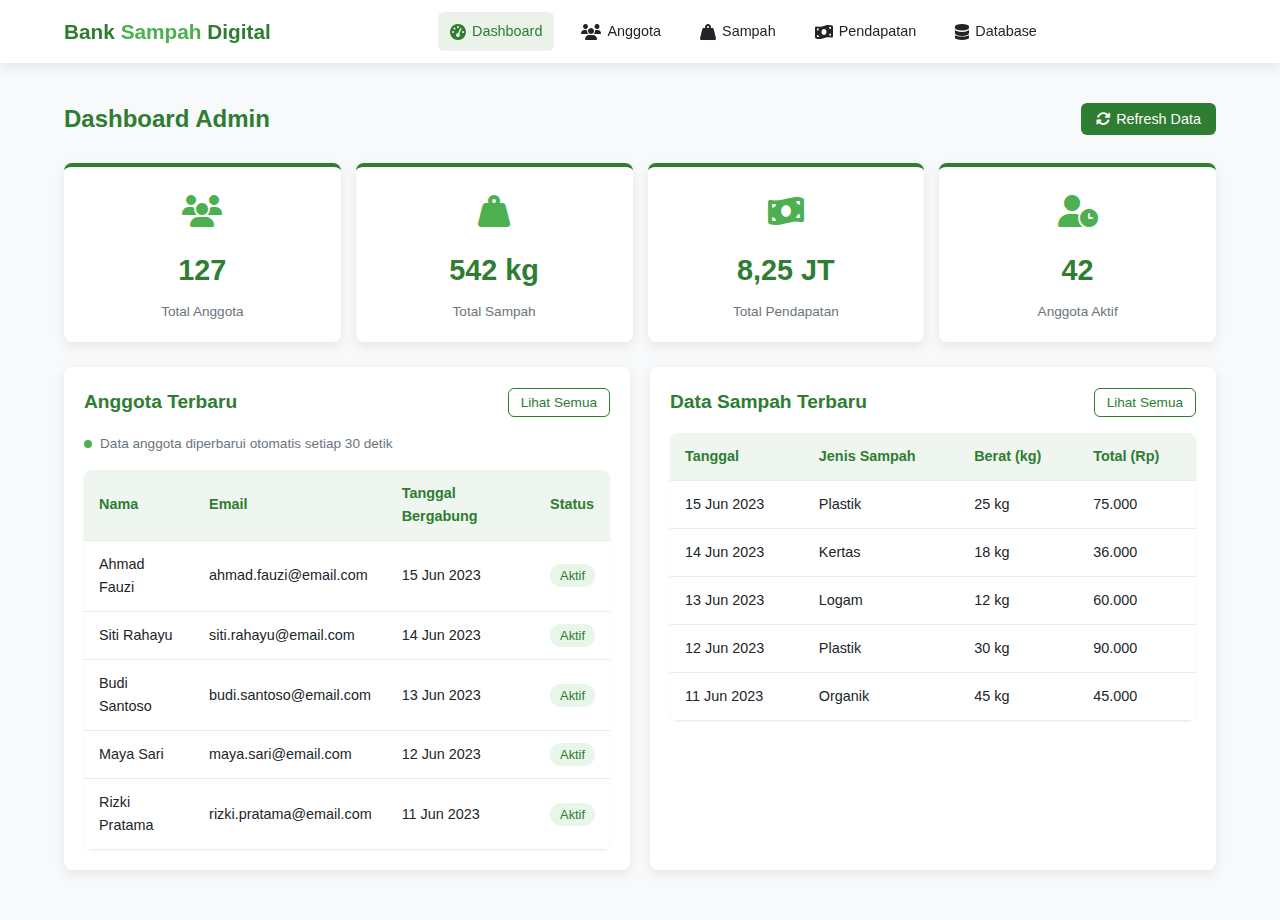
<file: frontend/TUGAS AKHIR.html>
<!DOCTYPE html>
<html lang="id">
<head>
    <meta charset="UTF-8">
    <meta name="viewport" content="width=device-width, initial-scale=1.0">
    <title>Dashboard Admin - Bank Sampah Digital</title>
    <link rel="stylesheet" href="https://cdnjs.cloudflare.com/ajax/libs/font-awesome/6.4.0/css/all.min.css">
    <style>
        :root {
            --primary: #2e7d32;
            --primary-light: #4caf50;
            --primary-dark: #1b5e20;
            --white: #ffffff;
            --light-gray: #f8f9fa;
            --gray: #e9ecef;
            --dark-gray: #6c757d;
            --text: #212529;
            --shadow: 0 4px 12px rgba(0, 0, 0, 0.08);
            --radius: 8px;
            --transition: all 0.3s ease;
        }

        * {
            margin: 0;
            padding: 0;
            box-sizing: border-box;
            font-family: 'Segoe UI', Tahoma, Geneva, Verdana, sans-serif;
        }

        body {
            background-color: var(--light-gray);
            color: var(--text);
            line-height: 1.6;
        }

        /* Header & Navbar */
        .header {
            background-color: var(--white);
            box-shadow: var(--shadow);
            position: fixed;
            top: 0;
            left: 0;
            right: 0;
            z-index: 1000;
            transition: var(--transition);
        }

        .header.scrolled {
            padding: 5px 0;
            box-shadow: 0 2px 10px rgba(0, 0, 0, 0.1);
        }

        .navbar {
            display: flex;
            justify-content: space-between;
            align-items: center;
            padding: 12px 5%;
            max-width: 1400px;
            margin: 0 auto;
        }

        .logo {
            display: flex;
            align-items: center;
        }

        .logo h1 {
            font-size: 1.3rem;
            color: var(--primary);
        }

        .logo span {
            color: var(--primary-light);
        }

        .nav-links {
            display: flex;
            gap: 15px;
        }

        .nav-links a {
            text-decoration: none;
            color: var(--text);
            font-weight: 500;
            font-size: 0.9rem;
            padding: 8px 12px;
            border-radius: 6px;
            transition: var(--transition);
            display: flex;
            align-items: center;
            gap: 6px;
        }

        .nav-links a:hover, .nav-links a.active {
            background-color: rgba(46, 125, 50, 0.1);
            color: var(--primary);
        }

        .nav-links a i {
            font-size: 1rem;
        }

        .nav-right {
            display: flex;
            align-items: center;
            gap: 15px;
        }

        .mobile-menu-btn {
            display: none;
            background: none;
            border: none;
            font-size: 1.3rem;
            color: var(--primary);
            cursor: pointer;
        }

        /* Main Content */
        .main-content {
            margin-top: 80px;
            padding: 20px 5%;
            max-width: 1400px;
            margin-left: auto;
            margin-right: auto;
        }

        .page-title {
            margin-bottom: 25px;
            color: var(--primary);
            display: flex;
            justify-content: space-between;
            align-items: center;
        }

        .page-title h2 {
            font-size: 1.5rem;
        }

        /* Dashboard Content */
        .dashboard-content {
            display: grid;
            grid-template-columns: repeat(auto-fit, minmax(300px, 1fr));
            gap: 20px;
            margin-bottom: 30px;
        }

        .card {
            background-color: var(--white);
            border-radius: var(--radius);
            box-shadow: var(--shadow);
            padding: 20px;
            transition: var(--transition);
        }

        .card:hover {
            transform: translateY(-3px);
            box-shadow: 0 6px 12px rgba(0, 0, 0, 0.1);
        }

        .stats-container {
            display: grid;
            grid-template-columns: repeat(auto-fit, minmax(180px, 1fr));
            gap: 15px;
            margin-bottom: 25px;
        }

        .stat-card {
            background-color: var(--white);
            border-radius: var(--radius);
            box-shadow: var(--shadow);
            padding: 20px;
            text-align: center;
            border-top: 4px solid var(--primary);
            transition: var(--transition);
        }

        .stat-card:hover {
            transform: translateY(-2px);
        }

        .stat-value {
            font-size: 1.8rem;
            font-weight: bold;
            color: var(--primary);
            margin: 8px 0;
        }

        .stat-label {
            color: var(--dark-gray);
            font-size: 0.85rem;
        }

        .stat-icon {
            font-size: 2rem;
            color: var(--primary-light);
            margin-bottom: 8px;
        }

        /* Table Styles */
        .table-container {
            overflow-x: auto;
            border-radius: var(--radius);
            box-shadow: 0 1px 3px rgba(0, 0, 0, 0.05);
            margin-top: 15px;
        }

        table {
            width: 100%;
            border-collapse: collapse;
            background-color: var(--white);
        }

        th, td {
            padding: 12px 15px;
            text-align: left;
            border-bottom: 1px solid var(--gray);
            font-size: 0.9rem;
        }

        th {
            background-color: rgba(46, 125, 50, 0.08);
            color: var(--primary);
            font-weight: 600;
            position: sticky;
            top: 0;
        }

        tr:hover {
            background-color: rgba(46, 125, 50, 0.03);
        }

        /* Button Styles */
        .btn {
            padding: 8px 15px;
            border: none;
            border-radius: 6px;
            cursor: pointer;
            font-weight: 500;
            transition: var(--transition);
            display: inline-flex;
            align-items: center;
            gap: 6px;
            font-size: 0.9rem;
        }

        .btn-sm {
            padding: 6px 12px;
            font-size: 0.85rem;
        }

        .btn-primary {
            background-color: var(--primary);
            color: white;
        }

        .btn-primary:hover {
            background-color: var(--primary-dark);
            transform: translateY(-2px);
        }

        .btn-outline {
            background-color: transparent;
            border: 1px solid var(--primary);
            color: var(--primary);
        }

        .btn-outline:hover {
            background-color: rgba(46, 125, 50, 0.1);
            transform: translateY(-2px);
        }

        .btn-danger {
            background-color: #f44336;
            color: white;
        }

        .btn-danger:hover {
            background-color: #d32f2f;
            transform: translateY(-2px);
        }

        /* Button Groups */
        .btn-group {
            display: flex;
            gap: 8px;
        }

        .btn-group .btn {
            margin: 0;
        }

        /* Form Styles */
        .form-group {
            margin-bottom: 15px;
        }

        .form-group label {
            display: block;
            margin-bottom: 6px;
            font-weight: 500;
            font-size: 0.9rem;
        }

        .form-control {
            width: 100%;
            padding: 10px 12px;
            border: 1px solid var(--gray);
            border-radius: 6px;
            font-size: 0.9rem;
            transition: var(--transition);
        }

        .form-control:focus {
            outline: none;
            border-color: var(--primary);
            box-shadow: 0 0 0 2px rgba(46, 125, 50, 0.2);
        }

        /* Modal Styles */
        .modal {
            display: none;
            position: fixed;
            top: 0;
            left: 0;
            width: 100%;
            height: 100%;
            background-color: rgba(0, 0, 0, 0.5);
            z-index: 2000;
            justify-content: center;
            align-items: center;
            backdrop-filter: blur(2px);
        }

        .modal-content {
            background-color: var(--white);
            border-radius: var(--radius);
            width: 500px;
            max-width: 90%;
            padding: 20px;
            box-shadow: 0 10px 30px rgba(0, 0, 0, 0.2);
            animation: modalFadeIn 0.3s ease;
        }

        @keyframes modalFadeIn {
            from { opacity: 0; transform: translateY(-15px); }
            to { opacity: 1; transform: translateY(0); }
        }

        .modal-header {
            display: flex;
            justify-content: space-between;
            align-items: center;
            margin-bottom: 15px;
            padding-bottom: 12px;
            border-bottom: 1px solid var(--gray);
        }

        .modal-title {
            font-size: 1.2rem;
            color: var(--primary);
        }

        .close {
            background: none;
            border: none;
            font-size: 1.3rem;
            cursor: pointer;
            color: var(--dark-gray);
            transition: var(--transition);
        }

        .close:hover {
            color: var(--text);
            transform: rotate(90deg);
        }

        .modal-footer {
            display: flex;
            justify-content: flex-end;
            gap: 8px;
            margin-top: 20px;
        }

        /* Badge Styles */
        .badge {
            padding: 4px 10px;
            border-radius: 20px;
            font-size: 0.8rem;
            font-weight: 500;
        }

        .badge-success {
            background-color: #e8f5e9;
            color: var(--primary);
        }

        .badge-warning {
            background-color: #fff8e1;
            color: #ff8f00;
        }

        .badge-danger {
            background-color: #ffebee;
            color: #f44336;
        }

        /* Tabs */
        .tabs {
            display: flex;
            border-bottom: 1px solid var(--gray);
            margin-bottom: 20px;
        }

        .tab {
            padding: 10px 20px;
            cursor: pointer;
            border-bottom: 2px solid transparent;
            transition: var(--transition);
            font-weight: 500;
        }

        .tab.active {
            border-bottom: 2px solid var(--primary);
            color: var(--primary);
        }

        .tab-content {
            display: none;
        }

        .tab-content.active {
            display: block;
        }

        /* Connection Status */
        .connection-status {
            display: flex;
            flex-direction: column;
            gap: 10px;
        }

        .status-item {
            display: flex;
            justify-content: space-between;
            padding: 10px 0;
            border-bottom: 1px solid var(--gray);
        }

        .status-item:last-child {
            border-bottom: none;
        }

        /* Section Title */
        .section-title {
            display: flex;
            justify-content: space-between;
            align-items: center;
            margin-bottom: 15px;
        }

        .section-title h3 {
            color: var(--primary);
            font-size: 1.2rem;
        }

        /* Responsive Styles */
        @media (max-width: 992px) {
            .nav-links {
                display: none;
                position: absolute;
                top: 100%;
                left: 0;
                right: 0;
                background-color: var(--white);
                flex-direction: column;
                padding: 15px;
                box-shadow: 0 10px 15px rgba(0, 0, 0, 0.1);
                border-top: 1px solid var(--gray);
                gap: 10px;
            }
            
            .nav-links.active {
                display: flex;
            }
            
            .mobile-menu-btn {
                display: block;
            }
            
            .dashboard-content {
                grid-template-columns: 1fr;
            }
        }

        @media (max-width: 768px) {
            .navbar {
                padding: 10px 3%;
            }
            
            .main-content {
                padding: 15px 3%;
                margin-top: 70px;
            }
            
            .stats-container {
                grid-template-columns: repeat(2, 1fr);
            }
            
            .page-title {
                flex-direction: column;
                align-items: flex-start;
                gap: 12px;
            }
            
            .section-title {
                flex-direction: column;
                align-items: flex-start;
                gap: 10px;
            }
        }

        @media (max-width: 576px) {
            .stats-container {
                grid-template-columns: 1fr;
            }
            
            .nav-right {
                gap: 10px;
            }
            
            .tabs {
                flex-wrap: wrap;
            }
            
            .tab {
                padding: 8px 12px;
                font-size: 0.85rem;
            }
            
            .btn-group {
                flex-wrap: wrap;
            }
        }

        /* Loading Animation */
        .loading {
            display: inline-block;
            width: 18px;
            height: 18px;
            border: 2px solid rgba(255,255,255,.3);
            border-radius: 50%;
            border-top-color: #fff;
            animation: spin 1s ease-in-out infinite;
        }

        @keyframes spin {
            to { transform: rotate(360deg); }
        }

        /* Toast Notification */
        .toast {
            position: fixed;
            bottom: 20px;
            right: 20px;
            background-color: var(--primary);
            color: white;
            padding: 12px 20px;
            border-radius: var(--radius);
            box-shadow: var(--shadow);
            z-index: 3000;
            display: flex;
            align-items: center;
            gap: 8px;
            transform: translateY(100px);
            opacity: 0;
            transition: var(--transition);
            font-size: 0.9rem;
        }

        .toast.show {
            transform: translateY(0);
            opacity: 1;
        }

        .toast i {
            font-size: 1.1rem;
        }

        /* Database Connection Styles */
        .db-connection-form {
            background-color: var(--light-gray);
            padding: 15px;
            border-radius: var(--radius);
            margin-bottom: 20px;
        }

        .connection-info {
            margin-top: 10px;
            font-size: 0.85rem;
            color: var(--dark-gray);
        }

        .connection-info i {
            color: var(--primary);
            margin-right: 5px;
        }

        /* Action Buttons in Tables */
        .action-buttons {
            display: flex;
            gap: 6px;
            flex-wrap: wrap;
        }

        /* Auto Update Indicator */
        .auto-update-indicator {
            display: flex;
            align-items: center;
            gap: 8px;
            font-size: 0.85rem;
            color: var(--dark-gray);
            margin-top: 10px;
        }

        .pulse-dot {
            width: 8px;
            height: 8px;
            background-color: var(--primary-light);
            border-radius: 50%;
            animation: pulse 2s infinite;
        }

        @keyframes pulse {
            0% { opacity: 1; }
            50% { opacity: 0.5; }
            100% { opacity: 1; }
        }
    </style>
</head>
<body>
    <!-- Header & Navbar -->
    <header class="header" id="header">
        <nav class="navbar">
            <div class="logo">
                <h1>Bank <span>Sampah</span> Digital</h1>
            </div>
            
            <div class="nav-links" id="navLinks">
                <a href="#" class="nav-link active" data-tab="dashboard"><i class="fas fa-tachometer-alt"></i> Dashboard</a>
                <a href="#" class="nav-link" data-tab="anggota"><i class="fas fa-users"></i> Anggota</a>
                <a href="#" class="nav-link" data-tab="sampah"><i class="fas fa-weight-hanging"></i> Sampah</a>
                <a href="#" class="nav-link" data-tab="pendapatan"><i class="fas fa-money-bill-wave"></i> Pendapatan</a>
                <a href="#" class="nav-link" data-tab="database"><i class="fas fa-database"></i> Database</a>
            </div>
            
            <div class="nav-right">
                <button class="mobile-menu-btn" id="mobileMenuBtn">
                    <i class="fas fa-bars"></i>
                </button>
            </div>
        </nav>
    </header>

    <!-- Main Content -->
    <main class="main-content">
        <div class="page-title">
            <h2>Dashboard Admin</h2>
            <div class="actions">
                <button class="btn btn-primary" id="refreshData">
                    <i class="fas fa-sync-alt"></i> Refresh Data
                </button>
            </div>
        </div>

        <!-- Dashboard Tab -->
        <div class="tab-content active" id="dashboardTab">
            <!-- Stats Cards -->
            <div class="stats-container">
                <div class="stat-card">
                    <div class="stat-icon">
                        <i class="fas fa-users"></i>
                    </div>
                    <div class="stat-value" id="totalMembers">127</div>
                    <div class="stat-label">Total Anggota</div>
                </div>
                <div class="stat-card">
                    <div class="stat-icon">
                        <i class="fas fa-weight-hanging"></i>
                    </div>
                    <div class="stat-value" id="totalWaste">542 kg</div>
                    <div class="stat-label">Total Sampah</div>
                </div>
                <div class="stat-card">
                    <div class="stat-icon">
                        <i class="fas fa-money-bill-wave"></i>
                    </div>
                    <div class="stat-value" id="totalIncome">8,25 JT</div>
                    <div class="stat-label">Total Pendapatan</div>
                </div>
                <div class="stat-card">
                    <div class="stat-icon">
                        <i class="fas fa-user-clock"></i>
                    </div>
                    <div class="stat-value" id="activeMembers">42</div>
                    <div class="stat-label">Anggota Aktif</div>
                </div>
            </div>

            <div class="dashboard-content">
                <!-- Anggota Terbaru Section -->
                <div class="card">
                    <div class="section-title">
                        <h3>Anggota Terbaru</h3>
                        <button class="btn btn-outline btn-sm" id="viewAllMembers">
                            Lihat Semua
                        </button>
                    </div>
                    <div class="auto-update-indicator">
                        <div class="pulse-dot"></div>
                        <span>Data anggota diperbarui otomatis setiap 30 detik</span>
                    </div>
                    <div class="table-container">
                        <table>
                            <thead>
                                <tr>
                                    <th>Nama</th>
                                    <th>Email</th>
                                    <th>Tanggal Bergabung</th>
                                    <th>Status</th>
                                </tr>
                            </thead>
                            <tbody id="recentMembersTable">
                                <!-- Data akan diisi oleh JavaScript -->
                            </tbody>
                        </table>
                    </div>
                </div>

                <!-- Data Sampah Terbaru -->
                <div class="card">
                    <div class="section-title">
                        <h3>Data Sampah Terbaru</h3>
                        <button class="btn btn-outline btn-sm" id="viewAllWaste">
                            Lihat Semua
                        </button>
                    </div>
                    <div class="table-container">
                        <table>
                            <thead>
                                <tr>
                                    <th>Tanggal</th>
                                    <th>Jenis Sampah</th>
                                    <th>Berat (kg)</th>
                                    <th>Total (Rp)</th>
                                </tr>
                            </thead>
                            <tbody id="recentWasteTable">
                                <!-- Data akan diisi oleh JavaScript -->
                            </tbody>
                        </table>
                    </div>
                </div>
            </div>
        </div>

        <!-- Anggota Tab -->
        <div class="tab-content" id="anggotaTab">
            <div class="card">
                <div class="section-title">
                    <h3>Daftar Anggota</h3>
                    <div class="btn-group">
                        <button class="btn btn-primary btn-sm" id="refreshMembers">
                            <i class="fas fa-sync"></i> Refresh
                        </button>
                        <button class="btn btn-outline btn-sm" id="exportMembers">
                            <i class="fas fa-download"></i> Export
                        </button>
                    </div>
                </div>
                <div class="auto-update-indicator">
                    <div class="pulse-dot"></div>
                    <span>Data anggota diperbarui otomatis setiap 30 detik</span>
                </div>
                <div class="table-container">
                    <table>
                        <thead>
                            <tr>
                                <th>ID</th>
                                <th>Nama</th>
                                <th>Email</th>
                                <th>Tanggal Bergabung</th>
                                <th>Status</th>
                                <th>Aksi</th>
                            </tr>
                        </thead>
                        <tbody id="allMembersTable">
                            <!-- Data akan diisi oleh JavaScript -->
                        </tbody>
                    </table>
                </div>
            </div>
        </div>

        <!-- Sampah Tab -->
        <div class="tab-content" id="sampahTab">
            <div class="card">
                <div class="section-title">
                    <h3>Data Sampah</h3>
                    <div class="btn-group">
                        <button class="btn btn-primary btn-sm" id="addWasteBtn">
                            <i class="fas fa-plus"></i> Tambah Data
                        </button>
                        <button class="btn btn-outline btn-sm" id="filterWaste">
                            <i class="fas fa-filter"></i> Filter
                        </button>
                    </div>
                </div>
                <div class="table-container">
                    <table>
                        <thead>
                            <tr>
                                <th>Tanggal</th>
                                <th>Anggota</th>
                                <th>Jenis Sampah</th>
                                <th>Berat (kg)</th>
                                <th>Harga (Rp)</th>
                                <th>Total (Rp)</th>
                                <th>Aksi</th>
                            </tr>
                        </thead>
                        <tbody id="wasteTable">
                            <!-- Data akan diisi oleh JavaScript -->
                        </tbody>
                    </table>
                </div>
            </div>

            <div class="card">
                <div class="section-title">
                    <h3>Pengaturan Harga Sampah</h3>
                    <div class="btn-group">
                        <button class="btn btn-primary btn-sm" id="addPriceBtn">
                            <i class="fas fa-plus"></i> Tambah Jenis
                        </button>
                        <button class="btn btn-outline btn-sm" id="exportPrices">
                            <i class="fas fa-download"></i> Export
                        </button>
                    </div>
                </div>
                <div class="table-container">
                    <table>
                        <thead>
                            <tr>
                                <th>Jenis Sampah</th>
                                <th>Harga per Kg (Rp)</th>
                                <th>Status</th>
                                <th>Aksi</th>
                            </tr>
                        </thead>
                        <tbody id="priceTable">
                            <!-- Data akan diisi oleh JavaScript -->
                        </tbody>
                    </table>
                </div>
            </div>
        </div>

        <!-- Pendapatan Tab -->
        <div class="tab-content" id="pendapatanTab">
            <div class="card">
                <div class="section-title">
                    <h3>Ringkasan Pendapatan</h3>
                    <div class="btn-group">
                        <button class="btn btn-outline btn-sm active" data-period="month">Bulan Ini</button>
                        <button class="btn btn-outline btn-sm" data-period="quarter">Kuartal Ini</button>
                        <button class="btn btn-outline btn-sm" data-period="year">Tahun Ini</button>
                    </div>
                </div>
                <div class="stats-container">
                    <div class="stat-card">
                        <div class="stat-icon">
                            <i class="fas fa-money-bill-wave"></i>
                        </div>
                        <div class="stat-value" id="monthIncome">2,75 JT</div>
                        <div class="stat-label">Pendapatan Bulan Ini</div>
                    </div>
                    <div class="stat-card">
                        <div class="stat-icon">
                            <i class="fas fa-weight-hanging"></i>
                        </div>
                        <div class="stat-value" id="monthWaste">95 kg</div>
                        <div class="stat-label">Sampah Bulan Ini</div>
                    </div>
                    <div class="stat-card">
                        <div class="stat-icon">
                            <i class="fas fa-chart-line"></i>
                        </div>
                        <div class="stat-value" id="growth">+12%</div>
                        <div class="stat-label">Pertumbuhan</div>
                    </div>
                </div>
            </div>

            <div class="card">
                <div class="section-title">
                    <h3>Rincian Pendapatan</h3>
                    <div class="btn-group">
                        <button class="btn btn-outline btn-sm" id="exportIncome">
                            <i class="fas fa-download"></i> Export
                        </button>
                    </div>
                </div>
                <div class="table-container">
                    <table>
                        <thead>
                            <tr>
                                <th>Bulan</th>
                                <th>Total Sampah (kg)</th>
                                <th>Pendapatan (Rp)</th>
                                <th>Status</th>
                            </tr>
                        </thead>
                        <tbody id="incomeTable">
                            <!-- Data akan diisi oleh JavaScript -->
                        </tbody>
                    </table>
                </div>
            </div>
        </div>

        <!-- Database Tab -->
        <div class="tab-content" id="databaseTab">
            <div class="card">
                <div class="section-title">
                    <h3>Koneksi Database</h3>
                    <div class="btn-group">
                        <button class="btn btn-primary btn-sm" id="testConnection">
                            <i class="fas fa-plug"></i> Test Koneksi
                        </button>
                    </div>
                </div>
                
                <div class="db-connection-form">
                    <h4>Database Admin</h4>
                    <div class="form-group">
                        <label for="dbUrl">URL Database</label>
                        <input type="text" id="dbUrl" class="form-control" placeholder="Masukkan URL koneksi database" value="jdbc:mysql://localhost:3306/bank_sampah_db">
                    </div>
                    <div class="form-group">
                        <label for="dbUsername">Username Database</label>
                        <input type="text" id="dbUsername" class="form-control" placeholder="Masukkan username database" value="admin_user">
                    </div>
                    <div class="form-group">
                        <label for="dbPassword">Password Database</label>
                        <input type="password" id="dbPassword" class="form-control" placeholder="Masukkan password database" value="********">
                    </div>
                </div>

                <div class="db-connection-form">
                    <h4>Database Dashboard User</h4>
                    <div class="form-group">
                        <label for="userDbUrl">URL Database User</label>
                        <input type="text" id="userDbUrl" class="form-control" placeholder="Masukkan URL koneksi database user" value="jdbc:mysql://localhost:3306/bank_sampah_user">
                        <div class="connection-info">
                            <i class="fas fa-info-circle"></i>
                            <span>Database ini akan digunakan untuk sinkronisasi data anggota secara otomatis</span>
                        </div>
                    </div>
                    <div class="form-group">
                        <label for="userDbUsername">Username Database User</label>
                        <input type="text" id="userDbUsername" class="form-control" placeholder="Masukkan username database user" value="user_db">
                    </div>
                    <div class="form-group">
                        <label for="userDbPassword">Password Database User</label>
                        <input type="password" id="userDbPassword" class="form-control" placeholder="Masukkan password database user" value="********">
                    </div>
                </div>

                <div class="btn-group" style="margin-top: 20px;">
                    <button class="btn btn-primary" id="saveDbConfig">
                        <i class="fas fa-save"></i> Simpan Koneksi
                    </button>
                    <button class="btn btn-outline" id="resetDbConfig">
                        <i class="fas fa-undo"></i> Reset
                    </button>
                </div>
            </div>

            <div class="card">
                <div class="section-title">
                    <h3>Status Koneksi</h3>
                </div>
                <div class="connection-status">
                    <div class="status-item">
                        <span>Database Admin:</span>
                        <span class="badge badge-success" id="adminDbStatus">Terhubung</span>
                    </div>
                    <div class="status-item">
                        <span>Database User:</span>
                        <span class="badge badge-success" id="userDbStatus">Terhubung</span>
                    </div>
                    <div class="status-item">
                        <span>Terakhir Diperbarui:</span>
                        <span id="lastUpdate">5 menit yang lalu</span>
                    </div>
                    <div class="status-item">
                        <span>Anggota Tersinkronisasi:</span>
                        <span id="syncedMembers">127 dari 127</span>
                    </div>
                </div>
            </div>
        </div>
    </main>

    <!-- Modal Edit Harga -->
    <div class="modal" id="editPriceModal">
        <div class="modal-content">
            <div class="modal-header">
                <h3 class="modal-title">Edit Harga Sampah</h3>
                <button class="close" id="closeEditModal">&times;</button>
            </div>
            <div class="modal-body">
                <div class="form-group">
                    <label for="editJenis">Jenis Sampah</label>
                    <input type="text" id="editJenis" class="form-control">
                </div>
                <div class="form-group">
                    <label for="editHarga">Harga per Kg (Rp)</label>
                    <input type="number" id="editHarga" class="form-control">
                </div>
                <div class="form-group">
                    <label for="editStatus">Status</label>
                    <select id="editStatus" class="form-control">
                        <option value="active">Aktif</option>
                        <option value="inactive">Nonaktif</option>
                    </select>
                </div>
            </div>
            <div class="modal-footer">
                <button class="btn btn-outline" id="cancelEdit">Batal</button>
                <button class="btn btn-primary" id="saveEdit">
                    <i class="fas fa-save"></i> Simpan Perubahan
                </button>
            </div>
        </div>
    </div>

    <!-- Modal Tambah Data Sampah -->
    <div class="modal" id="addWasteModal">
        <div class="modal-content">
            <div class="modal-header">
                <h3 class="modal-title">Tambah Data Sampah</h3>
                <button class="close" id="closeWasteModal">&times;</button>
            </div>
            <div class="modal-body">
                <div class="form-group">
                    <label for="wasteDate">Tanggal</label>
                    <input type="date" id="wasteDate" class="form-control" value="">
                </div>
                <div class="form-group">
                    <label for="wasteMember">Anggota</label>
                    <select id="wasteMember" class="form-control">
                        <!-- Options akan diisi oleh JavaScript -->
                    </select>
                </div>
                <div class="form-group">
                    <label for="wasteType">Jenis Sampah</label>
                    <select id="wasteType" class="form-control">
                        <option value="plastik">Plastik</option>
                        <option value="kertas">Kertas</option>
                        <option value="logam">Logam</option>
                        <option value="kaca">Kaca</option>
                        <option value="organik">Organik</option>
                    </select>
                </div>
                <div class="form-group">
                    <label for="wasteWeight">Berat (kg)</label>
                    <input type="number" id="wasteWeight" class="form-control" placeholder="Masukkan berat sampah">
                </div>
            </div>
            <div class="modal-footer">
                <button class="btn btn-outline" id="cancelWaste">Batal</button>
                <button class="btn btn-primary" id="saveWaste">
                    <i class="fas fa-save"></i> Simpan Data
                </button>
            </div>
        </div>
    </div>

    <!-- Toast Notification -->
    <div class="toast" id="toast">
        <i class="fas fa-check-circle"></i>
        <span id="toastMessage">Tindakan berhasil dilakukan!</span>
    </div>

    <script>
        // Data untuk aplikasi
        const appData = {
            allMembers: [
                { id: 1, name: "Ahmad Fauzi", email: "ahmad.fauzi@email.com", date: "2023-06-15", status: "active" },
                { id: 2, name: "Siti Rahayu", email: "siti.rahayu@email.com", date: "2023-06-14", status: "active" },
                { id: 3, name: "Budi Santoso", email: "budi.santoso@email.com", date: "2023-06-13", status: "active" },
                { id: 4, name: "Maya Sari", email: "maya.sari@email.com", date: "2023-06-12", status: "active" },
                { id: 5, name: "Rizki Pratama", email: "rizki.pratama@email.com", date: "2023-06-11", status: "active" },
                { id: 6, name: "Dewi Anggraini", email: "dewi.anggraini@email.com", date: "2023-06-10", status: "active" },
                { id: 7, name: "Joko Widodo", email: "joko.widodo@email.com", date: "2023-06-09", status: "active" }
            ],
            wastePrices: [
                { id: 1, type: "Plastik", price: 3000, status: "active" },
                { id: 2, type: "Kertas", price: 2000, status: "active" },
                { id: 3, type: "Logam", price: 5000, status: "active" },
                { id: 4, type: "Kaca", price: 1500, status: "inactive" },
                { id: 5, type: "Organik", price: 1000, status: "active" }
            ],
            wasteData: [
                { id: 1, date: "2023-06-15", member: "Ahmad Fauzi", type: "Plastik", weight: 25, price: 3000, total: 75000 },
                { id: 2, date: "2023-06-14", member: "Siti Rahayu", type: "Kertas", weight: 18, price: 2000, total: 36000 },
                { id: 3, date: "2023-06-13", member: "Budi Santoso", type: "Logam", weight: 12, price: 5000, total: 60000 },
                { id: 4, date: "2023-06-12", member: "Maya Sari", type: "Plastik", weight: 30, price: 3000, total: 90000 },
                { id: 5, date: "2023-06-11", member: "Rizki Pratama", type: "Organik", weight: 45, price: 1000, total: 45000 }
            ],
            incomeData: [
                { month: "Januari", waste: 120, income: 360000, status: "paid" },
                { month: "Februari", waste: 135, income: 405000, status: "paid" },
                { month: "Maret", waste: 110, income: 330000, status: "paid" },
                { month: "April", waste: 150, income: 450000, status: "paid" },
                { month: "Mei", waste: 165, income: 495000, status: "paid" },
                { month: "Juni", waste: 95, income: 285000, status: "pending" }
            ],
            stats: {
                totalMembers: 127,
                totalWaste: 542,
                totalIncome: 8250000,
                activeMembers: 42,
                monthIncome: 2750000,
                monthWaste: 95,
                growth: "+12%"
            },
            dbConfig: {
                adminUrl: "jdbc:mysql://localhost:3306/bank_sampah_db",
                adminUsername: "admin_user",
                adminPassword: "********",
                userUrl: "jdbc:mysql://localhost:3306/bank_sampah_user",
                userUsername: "user_db",
                userPassword: "********"
            }
        };

        // DOM Elements
        const header = document.getElementById('header');
        const navLinks = document.getElementById('navLinks');
        const mobileMenuBtn = document.getElementById('mobileMenuBtn');
        const recentMembersTable = document.getElementById('recentMembersTable');
        const allMembersTable = document.getElementById('allMembersTable');
        const recentWasteTable = document.getElementById('recentWasteTable');
        const priceTable = document.getElementById('priceTable');
        const wasteTable = document.getElementById('wasteTable');
        const incomeTable = document.getElementById('incomeTable');
        const refreshDataBtn = document.getElementById('refreshData');
        const refreshMembersBtn = document.getElementById('refreshMembers');
        const viewAllMembersBtn = document.getElementById('viewAllMembers');
        const viewAllWasteBtn = document.getElementById('viewAllWaste');
        const addPriceBtn = document.getElementById('addPriceBtn');
        const addWasteBtn = document.getElementById('addWasteBtn');
        const exportMembersBtn = document.getElementById('exportMembers');
        const filterWasteBtn = document.getElementById('filterWaste');
        const exportPricesBtn = document.getElementById('exportPrices');
        const exportIncomeBtn = document.getElementById('exportIncome');
        const resetDbConfigBtn = document.getElementById('resetDbConfig');
        const editPriceModal = document.getElementById('editPriceModal');
        const addWasteModal = document.getElementById('addWasteModal');
        const closeEditModal = document.getElementById('closeEditModal');
        const closeWasteModal = document.getElementById('closeWasteModal');
        const cancelEdit = document.getElementById('cancelEdit');
        const cancelWaste = document.getElementById('cancelWaste');
        const saveEdit = document.getElementById('saveEdit');
        const saveWaste = document.getElementById('saveWaste');
        const editJenis = document.getElementById('editJenis');
        const editHarga = document.getElementById('editHarga');
        const editStatus = document.getElementById('editStatus');
        const wasteDate = document.getElementById('wasteDate');
        const wasteMember = document.getElementById('wasteMember');
        const wasteType = document.getElementById('wasteType');
        const wasteWeight = document.getElementById('wasteWeight');
        const saveDbConfigBtn = document.getElementById('saveDbConfig');
        const testConnectionBtn = document.getElementById('testConnection');
        const toast = document.getElementById('toast');
        const toastMessage = document.getElementById('toastMessage');
        const navLinksElements = document.querySelectorAll('.nav-link');
        const tabContents = document.querySelectorAll('.tab-content');

        // Stat elements
        const totalMembersEl = document.getElementById('totalMembers');
        const totalWasteEl = document.getElementById('totalWaste');
        const totalIncomeEl = document.getElementById('totalIncome');
        const activeMembersEl = document.getElementById('activeMembers');
        const monthIncomeEl = document.getElementById('monthIncome');
        const monthWasteEl = document.getElementById('monthWaste');
        const growthEl = document.getElementById('growth');

        // Database config elements
        const dbUrl = document.getElementById('dbUrl');
        const dbUsername = document.getElementById('dbUsername');
        const dbPassword = document.getElementById('dbPassword');
        const userDbUrl = document.getElementById('userDbUrl');
        const userDbUsername = document.getElementById('userDbUsername');
        const userDbPassword = document.getElementById('userDbPassword');

        // Set today's date as default for waste date
        wasteDate.valueAsDate = new Date();

        let currentEditId = null;
        let autoUpdateInterval;

        // Initialize the application
        function init() {
            renderRecentMembers();
            renderAllMembers();
            renderRecentWaste();
            renderWastePrices();
            renderWasteData();
            renderIncomeData();
            updateStats();
            populateMemberSelect();
            loadDbConfig();
            setupEventListeners();
            startAutoUpdate();
            
            // Show welcome message
            setTimeout(() => {
                showToast('Dashboard berhasil dimuat! Data anggota akan diperbarui otomatis.');
            }, 1000);
        }

        // Setup event listeners
        function setupEventListeners() {
            // Navbar scroll effect
            window.addEventListener('scroll', handleScroll);
            
            // Mobile menu toggle
            mobileMenuBtn.addEventListener('click', toggleMobileMenu);
            
            // Navigation links
            navLinksElements.forEach(link => {
                link.addEventListener('click', (e) => {
                    e.preventDefault();
                    const tab = e.currentTarget.getAttribute('data-tab');
                    switchTab(tab);
                    
                    // Close mobile menu if open
                    if (navLinks.classList.contains('active')) {
                        toggleMobileMenu();
                    }
                });
            });
            
            // Refresh data
            refreshDataBtn.addEventListener('click', refreshData);
            refreshMembersBtn.addEventListener('click', refreshMembers);
            
            // View all members
            viewAllMembersBtn.addEventListener('click', () => {
                switchTab('anggota');
            });
            
            // View all waste
            viewAllWasteBtn.addEventListener('click', () => {
                switchTab('sampah');
            });
            
            // Add price button
            addPriceBtn.addEventListener('click', addNewPrice);
            
            // Add waste button
            addWasteBtn.addEventListener('click', () => {
                addWasteModal.style.display = 'flex';
            });
            
            // Export buttons
            exportMembersBtn.addEventListener('click', () => showToast('Data anggota berhasil diexport'));
            exportPricesBtn.addEventListener('click', () => showToast('Data harga berhasil diexport'));
            exportIncomeBtn.addEventListener('click', () => showToast('Data pendapatan berhasil diexport'));
            filterWasteBtn.addEventListener('click', () => showToast('Filter data sampah diterapkan'));
            
            // Reset database config
            resetDbConfigBtn.addEventListener('click', resetDbConfig);
            
            // Modal events
            closeEditModal.addEventListener('click', closeEditModalFunc);
            closeWasteModal.addEventListener('click', closeWasteModalFunc);
            cancelEdit.addEventListener('click', closeEditModalFunc);
            cancelWaste.addEventListener('click', closeWasteModalFunc);
            saveEdit.addEventListener('click', savePriceChanges);
            saveWaste.addEventListener('click', saveWasteData);
            
            // Save database config
            saveDbConfigBtn.addEventListener('click', saveDbConfig);
            
            // Test database connection
            testConnectionBtn.addEventListener('click', testConnection);
            
            // Close modals when clicking outside
            window.addEventListener('click', (e) => {
                if (e.target === editPriceModal) {
                    closeEditModalFunc();
                }
                if (e.target === addWasteModal) {
                    closeWasteModalFunc();
                }
            });
        }

        // Handle scroll for navbar effect
        function handleScroll() {
            if (window.scrollY > 50) {
                header.classList.add('scrolled');
            } else {
                header.classList.remove('scrolled');
            }
        }

        // Toggle mobile menu
        function toggleMobileMenu() {
            navLinks.classList.toggle('active');
            const icon = mobileMenuBtn.querySelector('i');
            if (navLinks.classList.contains('active')) {
                icon.classList.remove('fa-bars');
                icon.classList.add('fa-times');
            } else {
                icon.classList.remove('fa-times');
                icon.classList.add('fa-bars');
            }
        }

        // Switch tabs
        function switchTab(tabId) {
            // Update active nav link
            navLinksElements.forEach(link => {
                if (link.getAttribute('data-tab') === tabId) {
                    link.classList.add('active');
                } else {
                    link.classList.remove('active');
                }
            });
            
            // Update active tab content
            tabContents.forEach(content => {
                if (content.id === `${tabId}Tab`) {
                    content.classList.add('active');
                } else {
                    content.classList.remove('active');
                }
            });
        }

        // Render recent members table
        function renderRecentMembers() {
            recentMembersTable.innerHTML = '';
            // Show only 5 most recent members
            const recentMembers = [...appData.allMembers]
                .sort((a, b) => new Date(b.date) - new Date(a.date))
                .slice(0, 5);
                
            recentMembers.forEach(member => {
                const row = document.createElement('tr');
                row.innerHTML = `
                    <td>${member.name}</td>
                    <td>${member.email}</td>
                    <td>${formatDate(member.date)}</td>
                    <td><span class="badge badge-success">Aktif</span></td>
                `;
                recentMembersTable.appendChild(row);
            });
        }

        // Render all members table
        function renderAllMembers() {
            allMembersTable.innerHTML = '';
            appData.allMembers.forEach(member => {
                const row = document.createElement('tr');
                row.innerHTML = `
                    <td>${member.id}</td>
                    <td>${member.name}</td>
                    <td>${member.email}</td>
                    <td>${formatDate(member.date)}</td>
                    <td><span class="badge badge-success">Aktif</span></td>
                    <td>
                        <div class="action-buttons">
                            <button class="btn btn-danger btn-sm delete-member-btn" data-id="${member.id}">
                                <i class="fas fa-trash"></i> Hapus
                            </button>
                        </div>
                    </td>
                `;
                allMembersTable.appendChild(row);
            });

            // Add event listeners to delete buttons
            document.querySelectorAll('.delete-member-btn').forEach(btn => {
                btn.addEventListener('click', (e) => {
                    const id = parseInt(e.currentTarget.getAttribute('data-id'));
                    deleteMember(id);
                });
            });
        }

        // Render recent waste table
        function renderRecentWaste() {
            recentWasteTable.innerHTML = '';
            // Show only 5 most recent entries
            const recentWaste = appData.wasteData.slice(0, 5);
            recentWaste.forEach(waste => {
                const row = document.createElement('tr');
                row.innerHTML = `
                    <td>${formatDate(waste.date)}</td>
                    <td>${waste.type}</td>
                    <td>${waste.weight} kg</td>
                    <td>${waste.total.toLocaleString('id-ID')}</td>
                `;
                recentWasteTable.appendChild(row);
            });
        }

        // Render waste prices table
        function renderWastePrices() {
            priceTable.innerHTML = '';
            appData.wastePrices.forEach(price => {
                const row = document.createElement('tr');
                row.innerHTML = `
                    <td>${price.type}</td>
                    <td>${price.price.toLocaleString('id-ID')}</td>
                    <td>
                        <span class="badge ${price.status === 'active' ? 'badge-success' : 'badge-danger'}">
                            ${price.status === 'active' ? 'Aktif' : 'Nonaktif'}
                        </span>
                    </td>
                    <td>
                        <div class="action-buttons">
                            <button class="btn btn-outline btn-sm edit-btn" data-id="${price.id}">
                                <i class="fas fa-edit"></i> Edit
                            </button>
                            <button class="btn btn-danger btn-sm delete-btn" data-id="${price.id}">
                                <i class="fas fa-trash"></i> Hapus
                            </button>
                        </div>
                    </td>
                `;
                priceTable.appendChild(row);
            });

            // Add event listeners to buttons
            document.querySelectorAll('.edit-btn').forEach(btn => {
                btn.addEventListener('click', (e) => {
                    const id = parseInt(e.currentTarget.getAttribute('data-id'));
                    openEditModal(id);
                });
            });

            document.querySelectorAll('.delete-btn').forEach(btn => {
                btn.addEventListener('click', (e) => {
                    const id = parseInt(e.currentTarget.getAttribute('data-id'));
                    deletePrice(id);
                });
            });
        }

        // Render waste data table
        function renderWasteData() {
            wasteTable.innerHTML = '';
            appData.wasteData.forEach(waste => {
                const row = document.createElement('tr');
                row.innerHTML = `
                    <td>${formatDate(waste.date)}</td>
                    <td>${waste.member}</td>
                    <td>${waste.type}</td>
                    <td>${waste.weight} kg</td>
                    <td>${waste.price.toLocaleString('id-ID')}</td>
                    <td>${waste.total.toLocaleString('id-ID')}</td>
                    <td>
                        <div class="action-buttons">
                            <button class="btn btn-danger btn-sm delete-waste-btn" data-id="${waste.id}">
                                <i class="fas fa-trash"></i> Hapus
                            </button>
                        </div>
                    </td>
                `;
                wasteTable.appendChild(row);
            });

            // Add event listeners to delete buttons
            document.querySelectorAll('.delete-waste-btn').forEach(btn => {
                btn.addEventListener('click', (e) => {
                    const id = parseInt(e.currentTarget.getAttribute('data-id'));
                    deleteWasteData(id);
                });
            });
        }

        // Render income data table
        function renderIncomeData() {
            incomeTable.innerHTML = '';
            appData.incomeData.forEach(income => {
                const row = document.createElement('tr');
                row.innerHTML = `
                    <td>${income.month}</td>
                    <td>${income.waste} kg</td>
                    <td>${income.income.toLocaleString('id-ID')}</td>
                    <td>
                        <span class="badge ${income.status === 'paid' ? 'badge-success' : 'badge-warning'}">
                            ${income.status === 'paid' ? 'Dibayar' : 'Menunggu'}
                        </span>
                    </td>
                `;
                incomeTable.appendChild(row);
            });
        }

        // Update statistics
        function updateStats() {
            totalMembersEl.textContent = appData.stats.totalMembers;
            totalWasteEl.textContent = `${appData.stats.totalWaste} kg`;
            totalIncomeEl.textContent = `8,25 JT`;
            activeMembersEl.textContent = appData.stats.activeMembers;
            monthIncomeEl.textContent = `2,75 JT`;
            monthWasteEl.textContent = `${appData.stats.monthWaste} kg`;
            growthEl.textContent = appData.stats.growth;
        }

        // Populate member select for waste form
        function populateMemberSelect() {
            wasteMember.innerHTML = '';
            appData.allMembers.forEach(member => {
                const option = document.createElement('option');
                option.value = member.id;
                option.textContent = member.name;
                wasteMember.appendChild(option);
            });
        }

        // Format date
        function formatDate(dateString) {
            const options = { year: 'numeric', month: 'short', day: 'numeric' };
            return new Date(dateString).toLocaleDateString('id-ID', options);
        }

        // Delete member
        function deleteMember(id) {
            if (confirm('Apakah Anda yakin ingin menghapus anggota ini?')) {
                const memberIndex = appData.allMembers.findIndex(member => member.id === id);
                if (memberIndex !== -1) {
                    const memberName = appData.allMembers[memberIndex].name;
                    appData.allMembers.splice(memberIndex, 1);
                    appData.stats.totalMembers--;
                    appData.stats.activeMembers--;
                    renderAllMembers();
                    renderRecentMembers();
                    updateStats();
                    populateMemberSelect();
                    showToast(`Anggota ${memberName} berhasil dihapus`);
                }
            }
        }

        // Open edit modal
        function openEditModal(id) {
            const price = appData.wastePrices.find(p => p.id === id);
            if (price) {
                currentEditId = id;
                editJenis.value = price.type;
                editHarga.value = price.price;
                editStatus.value = price.status;
                editPriceModal.style.display = 'flex';
            }
        }

        // Close edit modal
        function closeEditModalFunc() {
            editPriceModal.style.display = 'none';
            currentEditId = null;
        }

        // Close waste modal
        function closeWasteModalFunc() {
            addWasteModal.style.display = 'none';
        }

        // Save price changes
        function savePriceChanges() {
            if (currentEditId) {
                const priceIndex = appData.wastePrices.findIndex(p => p.id === currentEditId);
                if (priceIndex !== -1) {
                    appData.wastePrices[priceIndex].type = editJenis.value;
                    appData.wastePrices[priceIndex].price = parseInt(editHarga.value);
                    appData.wastePrices[priceIndex].status = editStatus.value;
                    renderWastePrices();
                    closeEditModalFunc();
                    showToast('Harga sampah berhasil diperbarui');
                }
            }
        }

        // Save waste data
        function saveWasteData() {
            const selectedMemberId = wasteMember.value;
            const selectedMember = appData.allMembers.find(m => m.id == selectedMemberId);
            const selectedType = wasteType.options[wasteType.selectedIndex].text;
            const selectedPrice = appData.wastePrices.find(p => p.type === selectedType)?.price || 0;
            const weight = parseFloat(wasteWeight.value);
            const total = selectedPrice * weight;
            
            if (!wasteDate.value || !weight || !selectedMember) {
                showToast('Harap isi semua field dengan benar', 'error');
                return;
            }
            
            const newId = appData.wasteData.length > 0 ? Math.max(...appData.wasteData.map(w => w.id)) + 1 : 1;
            appData.wasteData.unshift({
                id: newId,
                date: wasteDate.value,
                member: selectedMember.name,
                type: selectedType,
                weight: weight,
                price: selectedPrice,
                total: total
            });
            
            // Update stats
            appData.stats.totalWaste += weight;
            appData.stats.totalIncome += total;
            appData.stats.monthWaste += weight;
            appData.stats.monthIncome += total;
            
            renderWasteData();
            renderRecentWaste();
            updateStats();
            closeWasteModalFunc();
            showToast('Data sampah berhasil ditambahkan');
            
            // Reset form
            wasteWeight.value = '';
        }

        // Delete waste data
        function deleteWasteData(id) {
            if (confirm('Apakah Anda yakin ingin menghapus data sampah ini?')) {
                const wasteIndex = appData.wasteData.findIndex(w => w.id === id);
                if (wasteIndex !== -1) {
                    const waste = appData.wasteData[wasteIndex];
                    // Update stats
                    appData.stats.totalWaste -= waste.weight;
                    appData.stats.totalIncome -= waste.total;
                    
                    appData.wasteData.splice(wasteIndex, 1);
                    renderWasteData();
                    renderRecentWaste();
                    updateStats();
                    showToast('Data sampah berhasil dihapus');
                }
            }
        }

        // Add new price
        function addNewPrice() {
            const newId = appData.wastePrices.length > 0 ? Math.max(...appData.wastePrices.map(p => p.id)) + 1 : 1;
            appData.wastePrices.push({
                id: newId,
                type: "Jenis Baru",
                price: 0,
                status: "active"
            });
            renderWastePrices();
            openEditModal(newId);
        }

        // Delete price
        function deletePrice(id) {
            if (confirm('Apakah Anda yakin ingin menghapus harga ini?')) {
                const priceIndex = appData.wastePrices.findIndex(p => p.id === id);
                if (priceIndex !== -1) {
                    appData.wastePrices.splice(priceIndex, 1);
                    renderWastePrices();
                    showToast('Harga sampah berhasil dihapus');
                }
            }
        }

        // Simulate new member registration from user dashboard
        function simulateNewMember() {
            const names = [
                'Ahmad Fauzi', 'Siti Rahayu', 'Budi Santoso', 'Maya Sari', 
                'Rizki Pratama', 'Dewi Anggraini', 'Joko Widodo', 'Sari Indah',
                'Rudi Hartono', 'Lina Marlina', 'Andi Prasetyo', 'Fitriani'
            ];
            const domains = ['gmail.com', 'yahoo.com', 'email.com', 'outlook.com'];
            
            const randomName = names[Math.floor(Math.random() * names.length)];
            const randomDomain = domains[Math.floor(Math.random() * domains.length)];
            const email = `${randomName.toLowerCase().replace(' ', '.')}@${randomDomain}`;
            
            const newId = appData.allMembers.length > 0 ? Math.max(...appData.allMembers.map(m => m.id)) + 1 : 1;
            const today = new Date().toISOString().split('T')[0];
            
            return {
                id: newId,
                name: randomName,
                email: email,
                date: today,
                status: 'active'
            };
        }

        // Auto update members from user dashboard
        function autoUpdateMembers() {
            // Simulate random new member registration (30% chance)
            if (Math.random() < 0.3) {
                const newMember = simulateNewMember();
                appData.allMembers.unshift(newMember);
                appData.stats.totalMembers++;
                appData.stats.activeMembers++;
                
                renderAllMembers();
                renderRecentMembers();
                updateStats();
                populateMemberSelect();
                
                // Update last update time
                document.getElementById('lastUpdate').textContent = 'Baru saja';
                document.getElementById('syncedMembers').textContent = `${appData.stats.totalMembers} dari ${appData.stats.totalMembers}`;
                
                showToast(`Anggota baru: ${newMember.name}`, 'info');
            }
        }

        // Start auto update
        function startAutoUpdate() {
            autoUpdateInterval = setInterval(autoUpdateMembers, 30000); // Update every 30 seconds
        }

        // Refresh data
        function refreshData() {
            // Show loading state
            const originalText = refreshDataBtn.innerHTML;
            refreshDataBtn.innerHTML = '<div class="loading"></div> Memuat...';
            refreshDataBtn.disabled = true;
            
            // Simulate API call
            setTimeout(() => {
                // Update stats with random data for demo
                appData.stats.totalWaste += Math.floor(Math.random() * 10);
                
                renderRecentMembers();
                updateStats();
                
                // Restore button
                refreshDataBtn.innerHTML = originalText;
                refreshDataBtn.disabled = false;
                
                showToast('Data berhasil diperbarui');
            }, 1500);
        }

        // Refresh members
        function refreshMembers() {
            // Show loading state
            const originalText = refreshMembersBtn.innerHTML;
            refreshMembersBtn.innerHTML = '<div class="loading"></div> Memuat...';
            refreshMembersBtn.disabled = true;
            
            // Simulate API call to get latest members from user database
            setTimeout(() => {
                // Simulate new member from user dashboard
                const newMember = simulateNewMember();
                appData.allMembers.unshift(newMember);
                appData.stats.totalMembers++;
                appData.stats.activeMembers++;
                
                renderAllMembers();
                renderRecentMembers();
                updateStats();
                populateMemberSelect();
                
                // Update last update time
                document.getElementById('lastUpdate').textContent = 'Baru saja';
                document.getElementById('syncedMembers').textContent = `${appData.stats.totalMembers} dari ${appData.stats.totalMembers}`;
                
                // Restore button
                refreshMembersBtn.innerHTML = originalText;
                refreshMembersBtn.disabled = false;
                
                showToast('Data anggota berhasil diperbarui dari database user');
            }, 1500);
        }

        // Load database configuration
        function loadDbConfig() {
            dbUrl.value = appData.dbConfig.adminUrl;
            dbUsername.value = appData.dbConfig.adminUsername;
            dbPassword.value = appData.dbConfig.adminPassword;
            userDbUrl.value = appData.dbConfig.userUrl;
            userDbUsername.value = appData.dbConfig.userUsername;
            userDbPassword.value = appData.dbConfig.userPassword;
        }

        // Reset database configuration
        function resetDbConfig() {
            if (confirm('Apakah Anda yakin ingin mengembalikan pengaturan database ke nilai default?')) {
                loadDbConfig();
                showToast('Pengaturan database berhasil direset');
            }
        }

        // Save database configuration
        function saveDbConfig() {
            // Show loading state
            const originalText = saveDbConfigBtn.innerHTML;
            saveDbConfigBtn.innerHTML = '<div class="loading"></div> Menyimpan...';
            saveDbConfigBtn.disabled = true;
            
            // Update app data with new config
            appData.dbConfig.adminUrl = dbUrl.value;
            appData.dbConfig.adminUsername = dbUsername.value;
            appData.dbConfig.adminPassword = dbPassword.value;
            appData.dbConfig.userUrl = userDbUrl.value;
            appData.dbConfig.userUsername = userDbUsername.value;
            appData.dbConfig.userPassword = userDbPassword.value;
            
            // Simulate API call
            setTimeout(() => {
                // Restore button
                saveDbConfigBtn.innerHTML = '<i class="fas fa-save"></i> Simpan Koneksi';
                saveDbConfigBtn.disabled = false;
                
                showToast('Konfigurasi database berhasil disimpan');
            }, 1000);
        }

        // Test database connection
        function testConnection() {
            // Show loading state
            const originalText = testConnectionBtn.innerHTML;
            testConnectionBtn.innerHTML = '<div class="loading"></div> Menguji...';
            testConnectionBtn.disabled = true;
            
            // Simulate API call
            setTimeout(() => {
                // Restore button
                testConnectionBtn.innerHTML = '<i class="fas fa-plug"></i> Test Koneksi';
                testConnectionBtn.disabled = false;
                
                showToast('Koneksi database berhasil diuji dan berfungsi dengan baik');
            }, 1500);
        }

        // Show toast notification
        function showToast(message, type = 'success') {
            toastMessage.textContent = message;
            
            // Change icon based on type
            const icon = toast.querySelector('i');
            if (type === 'error') {
                icon.className = 'fas fa-exclamation-circle';
                toast.style.backgroundColor = '#f44336';
            } else if (type === 'info') {
                icon.className = 'fas fa-info-circle';
                toast.style.backgroundColor = '#2196f3';
            } else {
                icon.className = 'fas fa-check-circle';
                toast.style.backgroundColor = 'var(--primary)';
            }
            
            toast.classList.add('show');
            
            setTimeout(() => {
                toast.classList.remove('show');
            }, 3000);
        }

        // Initialize the app when DOM is loaded
        document.addEventListener('DOMContentLoaded', init);
    </script>
</body>
</html>
</file>
<file: frontend/halaman.css>
* {
            margin: 0;
            padding: 0;
            box-sizing: border-box;
            font-family: 'Segoe UI', Tahoma, Geneva, Verdana, sans-serif;
        }

        :root {
            --primary: #2ecc71;
            --secondary: #27ae60;
            --dark: #2c3e50;
            --light: #ecf0f1;
            --accent: #e74c3c;
        }

        body {
            background-color: #f9f9f9;
            color: #333;
            line-height: 1.6;
        }

        .container {
            width: 90%;
            max-width: 1200px;
            margin: 0 auto;
            padding: 0 15px;
        }

        /* Header Styles */
        header {
            background-color: white;
            box-shadow: 0 2px 10px rgba(0, 0, 0, 0.1);
            position: sticky;
            top: 0;
            z-index: 1000;
        }

        .navbar {
            display: flex;
            justify-content: space-between;
            align-items: center;
            padding: 15px 0;
        }

        .logo {
            display: flex;
            align-items: center;
        }

        .logo img {
            height: 40px;
            width: auto;
            object-fit: contain;
        }

        .nav-links {
            display: flex;
            list-style: none;
            gap: 30px;
            align-items: center;
        }

        .nav-links a {
            text-decoration: none;
            color: var(--dark);
            font-weight: 600;
            transition: color 0.3s;
            position: relative;
            font-size: 15px;
        }

        .nav-links a:hover {
            color: var(--primary);
        }

        .nav-links a.active {
            color: var(--primary);
        }

        .nav-links a.active::after {
            content: '';
            position: absolute;
            bottom: -5px;
            left: 0;
            width: 100%;
            height: 2px;
            background-color: var(--primary);
        }

        .auth-buttons {
            display: flex;
            gap: 15px;
        }

        .btn {
            padding: 10px 20px;
            border-radius: 5px;
            font-weight: 600;
            cursor: pointer;
            transition: all 0.3s;
            border: none;
            font-size: 14px;
        }

        .btn-primary {
            background-color: var(--primary);
            color: white;
        }

        .btn-primary:hover {
            background-color: var(--secondary);
        }

        .btn-outline {
            background-color: transparent;
            border: 2px solid var(--primary);
            color: var(--primary);
        }

        .btn-outline:hover {
            background-color: var(--primary);
            color: white;
        }

        .mobile-menu {
            display: none;
            font-size: 24px;
            cursor: pointer;
        }

        /* Hero Section */
        .hero {
            background: linear-gradient(135deg, rgba(46, 204, 113, 0.9), rgba(39, 174, 96, 0.9)), url('https://images.unsplash.com/photo-1542601906990-b4d3fb778b09?ixlib=rb-4.0.3&auto=format&fit=crop&w=1474&q=80');
            background-size: cover;
            background-position: center;
            color: white;
            padding: 100px 0;
            text-align: center;
        }

        .hero-content {
            max-width: 800px;
            margin: 0 auto;
        }

        .hero h2 {
            font-size: 48px;
            margin-bottom: 20px;
        }

        .hero p {
            font-size: 20px;
            margin-bottom: 30px;
        }

        .hero-buttons {
            display: flex;
            justify-content: center;
            gap: 20px;
            margin-top: 30px;
        }

        /* Features Section */
        .features {
            padding: 80px 0;
            background-color: white;
        }

        .section-title {
            text-align: center;
            margin-bottom: 50px;
        }

        .section-title h2 {
            font-size: 36px;
            color: var(--dark);
            margin-bottom: 15px;
        }

        .section-title p {
            color: #777;
            max-width: 600px;
            margin: 0 auto;
        }

        .features-grid {
            display: grid;
            grid-template-columns: repeat(auto-fit, minmax(300px, 1fr));
            gap: 30px;
        }

        .feature-card {
            background-color: var(--light);
            border-radius: 10px;
            padding: 30px;
            text-align: center;
            transition: transform 0.3s, box-shadow 0.3s;
        }

        .feature-card:hover {
            transform: translateY(-10px);
            box-shadow: 0 10px 20px rgba(0, 0, 0, 0.1);
        }

        .feature-icon {
            font-size: 50px;
            color: var(--primary);
            margin-bottom: 20px;
        }

        .feature-card h3 {
            font-size: 24px;
            margin-bottom: 15px;
            color: var(--dark);
        }

        /* How It Works */
        .how-it-works {
            padding: 80px 0;
            background-color: #f5f5f5;
        }

        .steps {
            display: flex;
            justify-content: space-between;
            flex-wrap: wrap;
            gap: 20px;
        }

        .step {
            flex: 1;
            min-width: 250px;
            text-align: center;
            padding: 30px 20px;
            background-color: white;
            border-radius: 10px;
            box-shadow: 0 5px 15px rgba(0, 0, 0, 0.05);
        }

        .step-number {
            display: inline-block;
            width: 50px;
            height: 50px;
            line-height: 50px;
            background-color: var(--primary);
            color: white;
            border-radius: 50%;
            font-size: 24px;
            font-weight: bold;
            margin-bottom: 20px;
        }

        .step h3 {
            margin-bottom: 15px;
            color: var(--dark);
        }

        /* CTA Section */
        .cta {
            padding: 80px 0;
            background: linear-gradient(135deg, var(--primary), var(--secondary));
            color: white;
            text-align: center;
        }

        .cta h2 {
            font-size: 36px;
            margin-bottom: 20px;
        }

        .cta p {
            font-size: 18px;
            max-width: 600px;
            margin: 0 auto 30px;
        }

        /* Footer */
        footer {
            background-color: var(--dark);
            color: white;
            padding: 60px 0 20px;
        }

        .footer-content {
            display: grid;
            grid-template-columns: repeat(auto-fit, minmax(250px, 1fr));
            gap: 40px;
            margin-bottom: 40px;
        }

        .footer-column h3 {
            font-size: 20px;
            margin-bottom: 20px;
            position: relative;
            padding-bottom: 10px;
        }

        .footer-column h3::after {
            content: '';
            position: absolute;
            bottom: 0;
            left: 0;
            width: 50px;
            height: 2px;
            background-color: var(--primary);
        }

        .footer-links {
            list-style: none;
        }

        .footer-links li {
            margin-bottom: 10px;
        }

        .footer-links a {
            color: #bbb;
            text-decoration: none;
            transition: color 0.3s;
        }

        .footer-links a:hover {
            color: var(--primary);
        }

        .social-links {
            display: flex;
            gap: 15px;
            margin-top: 20px;
        }

        .social-links a {
            display: inline-flex;
            align-items: center;
            justify-content: center;
            width: 40px;
            height: 40px;
            background-color: rgba(255, 255, 255, 0.1);
            border-radius: 50%;
            color: white;
            transition: background-color 0.3s;
        }

        .social-links a:hover {
            background-color: var(--primary);
        }

        .copyright {
            text-align: center;
            padding-top: 20px;
            border-top: 1px solid rgba(255, 255, 255, 0.1);
            color: #bbb;
            font-size: 14px;
        }

        /* Responsive Styles */
        @media (max-width: 992px) {
            .nav-links {
                gap: 20px;
            }
            
            .hero h2 {
                font-size: 36px;
            }
        }

        @media (max-width: 768px) {
            .mobile-menu {
                display: block;
            }
            
            .nav-links {
                position: fixed;
                top: 80px;
                left: -100%;
                width: 100%;
                height: calc(100vh - 80px);
                background-color: white;
                flex-direction: column;
                align-items: center;
                justify-content: flex-start;
                padding-top: 50px;
                transition: left 0.3s;
                box-shadow: 0 5px 10px rgba(0, 0, 0, 0.1);
            }
            
            .nav-links.active {
                left: 0;
            }
            
            .auth-buttons {
                flex-direction: column;
                width: 100%;
                max-width: 200px;
                margin-top: 20px;
            }
            
            .hero-buttons {
                flex-direction: column;
                align-items: center;
            }
            
            .btn {
                width: 100%;
                max-width: 250px;
            }
        }

        @media (max-width: 576px) {
            .hero h2 {
                font-size: 28px;
            }
            
            .hero p {
                font-size: 16px;
            }
            
            .section-title h2 {
                font-size: 28px;
            }
            
            .feature-card {
                padding: 20px;
            }
            
            .logo img {
                height: 90px;
            }
        }
</file>
